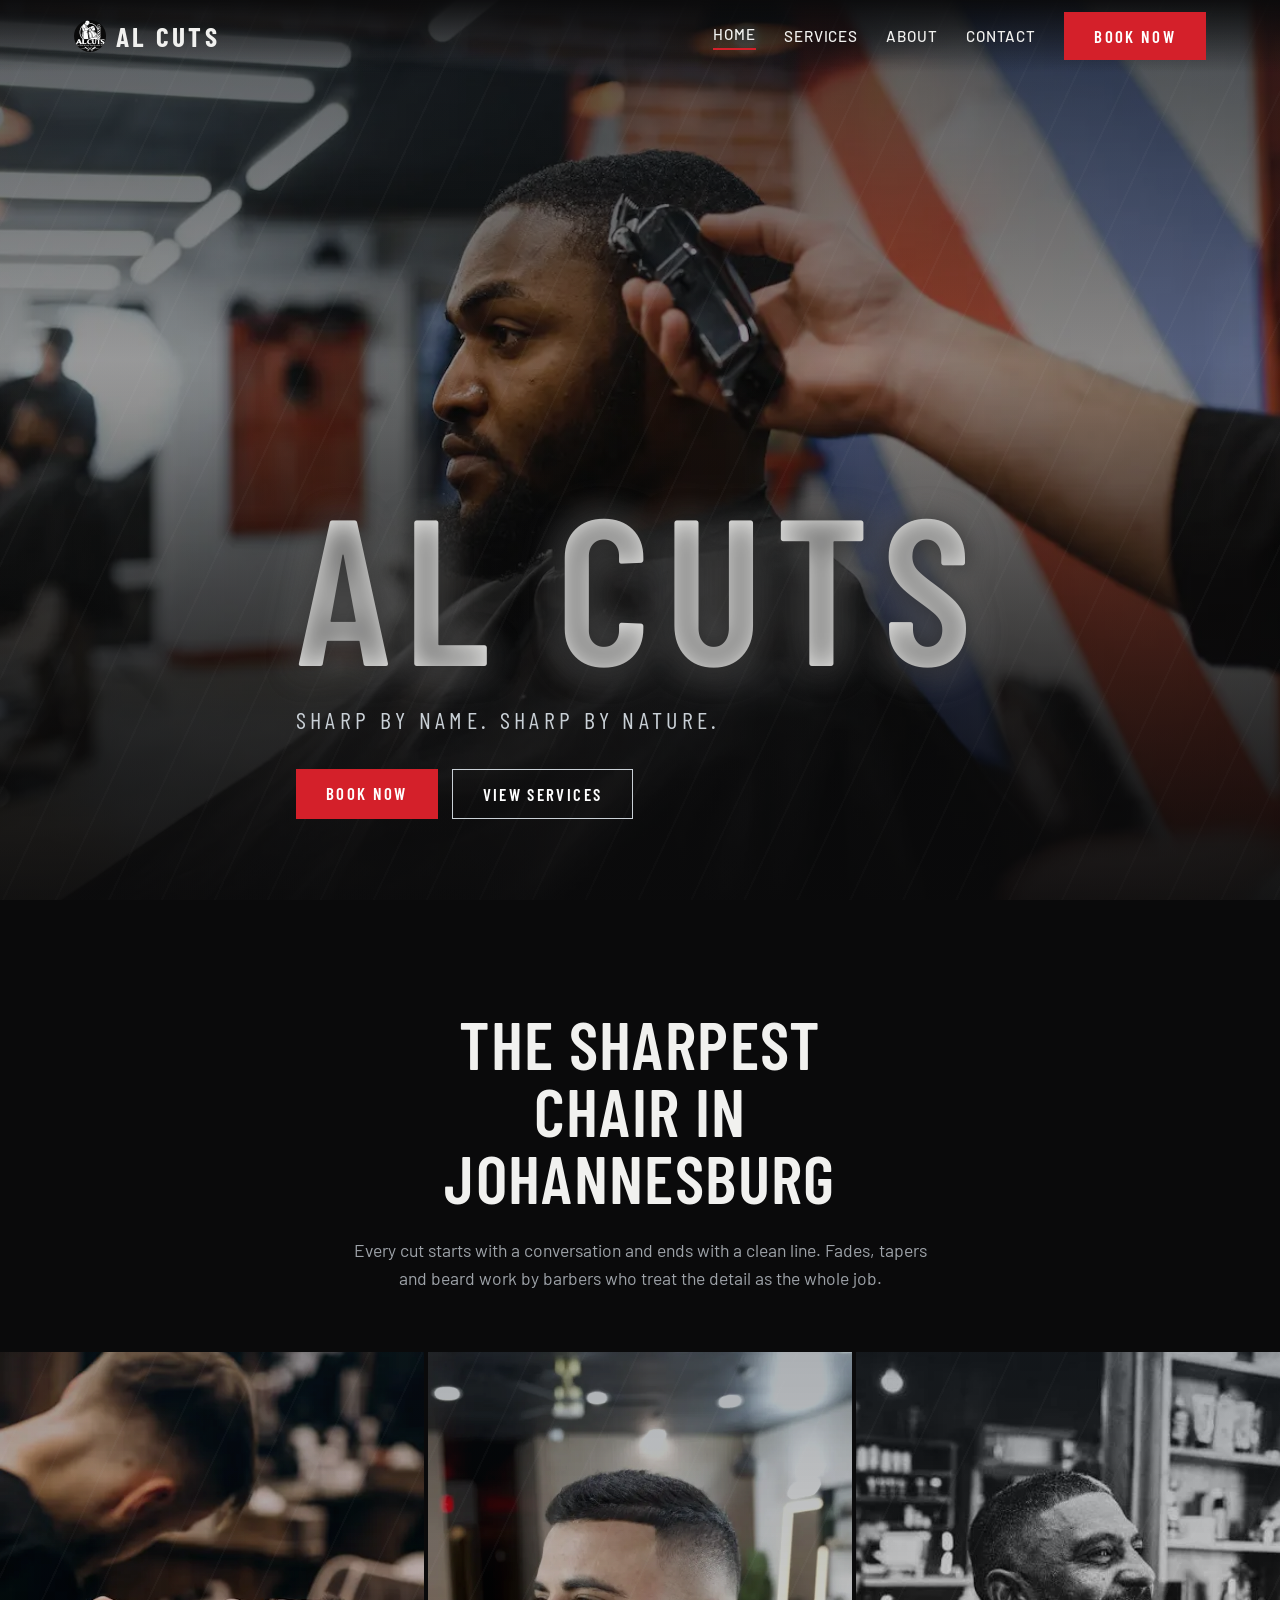
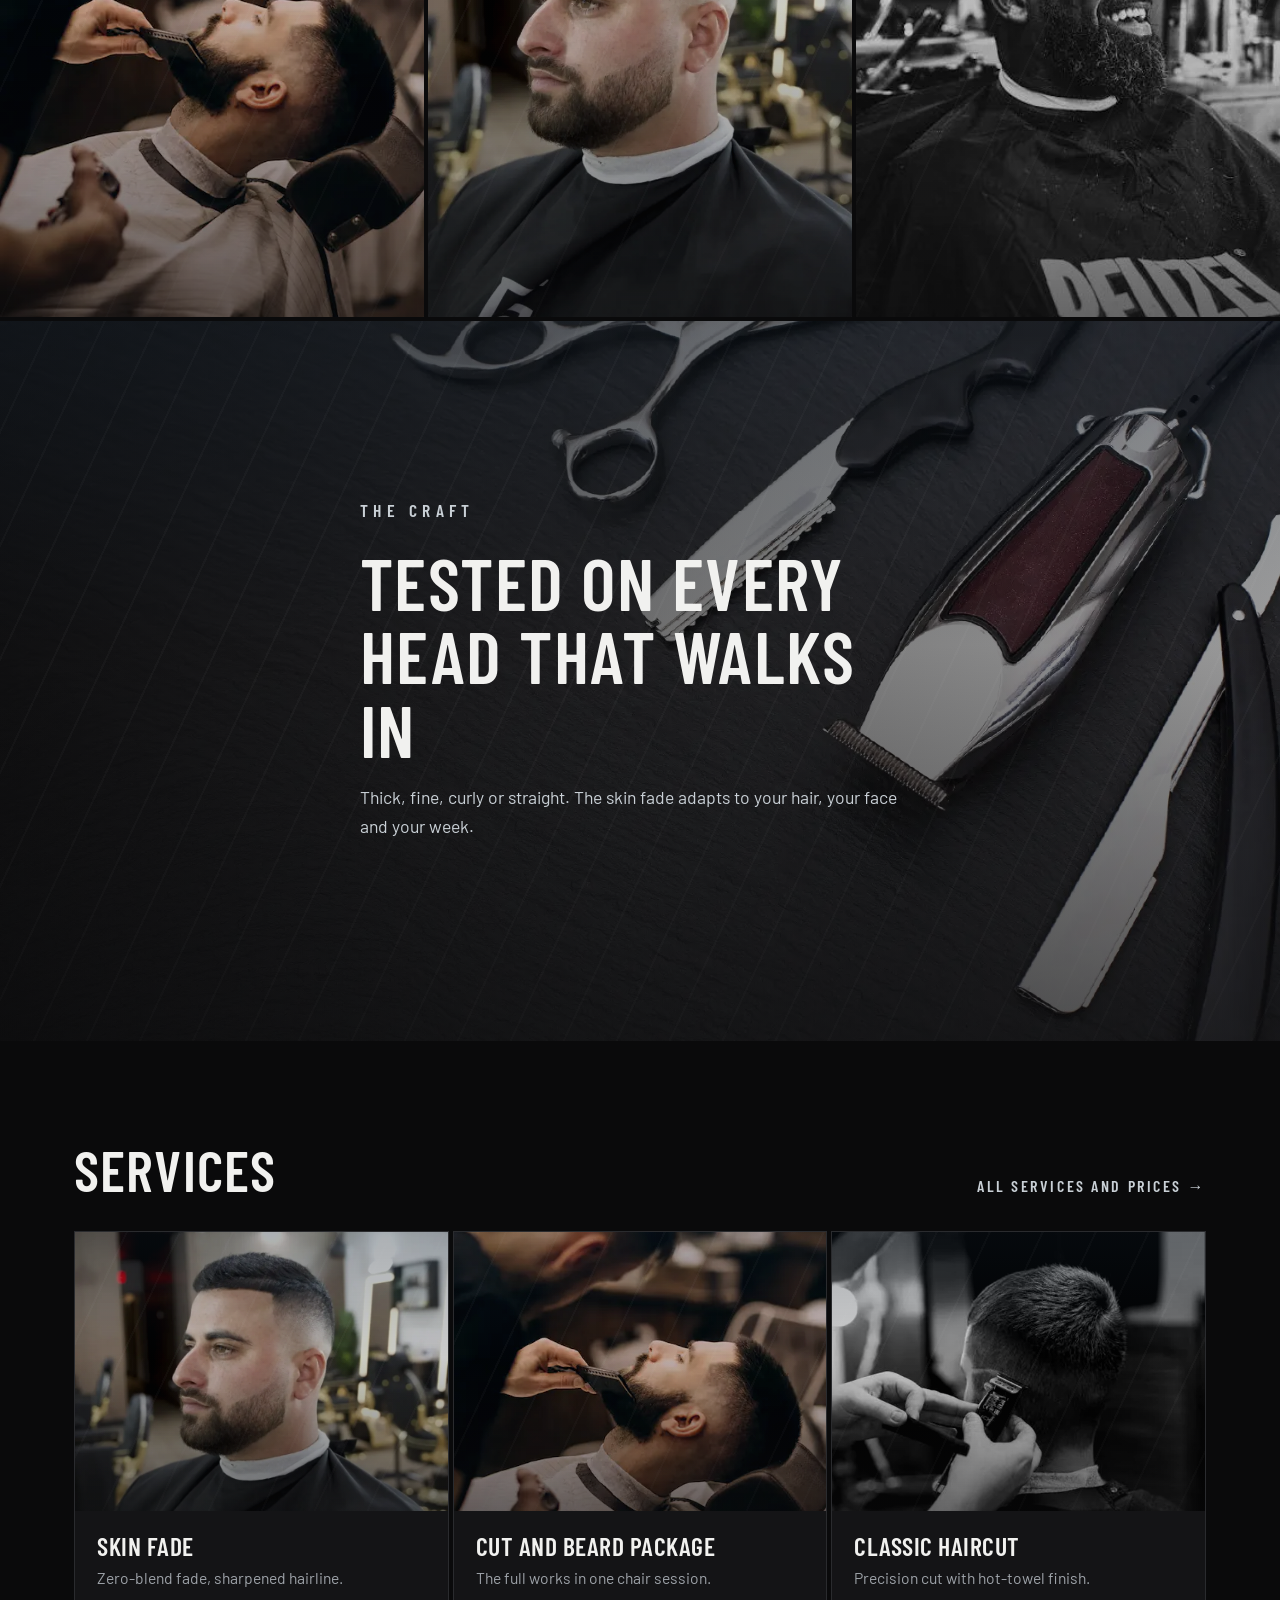
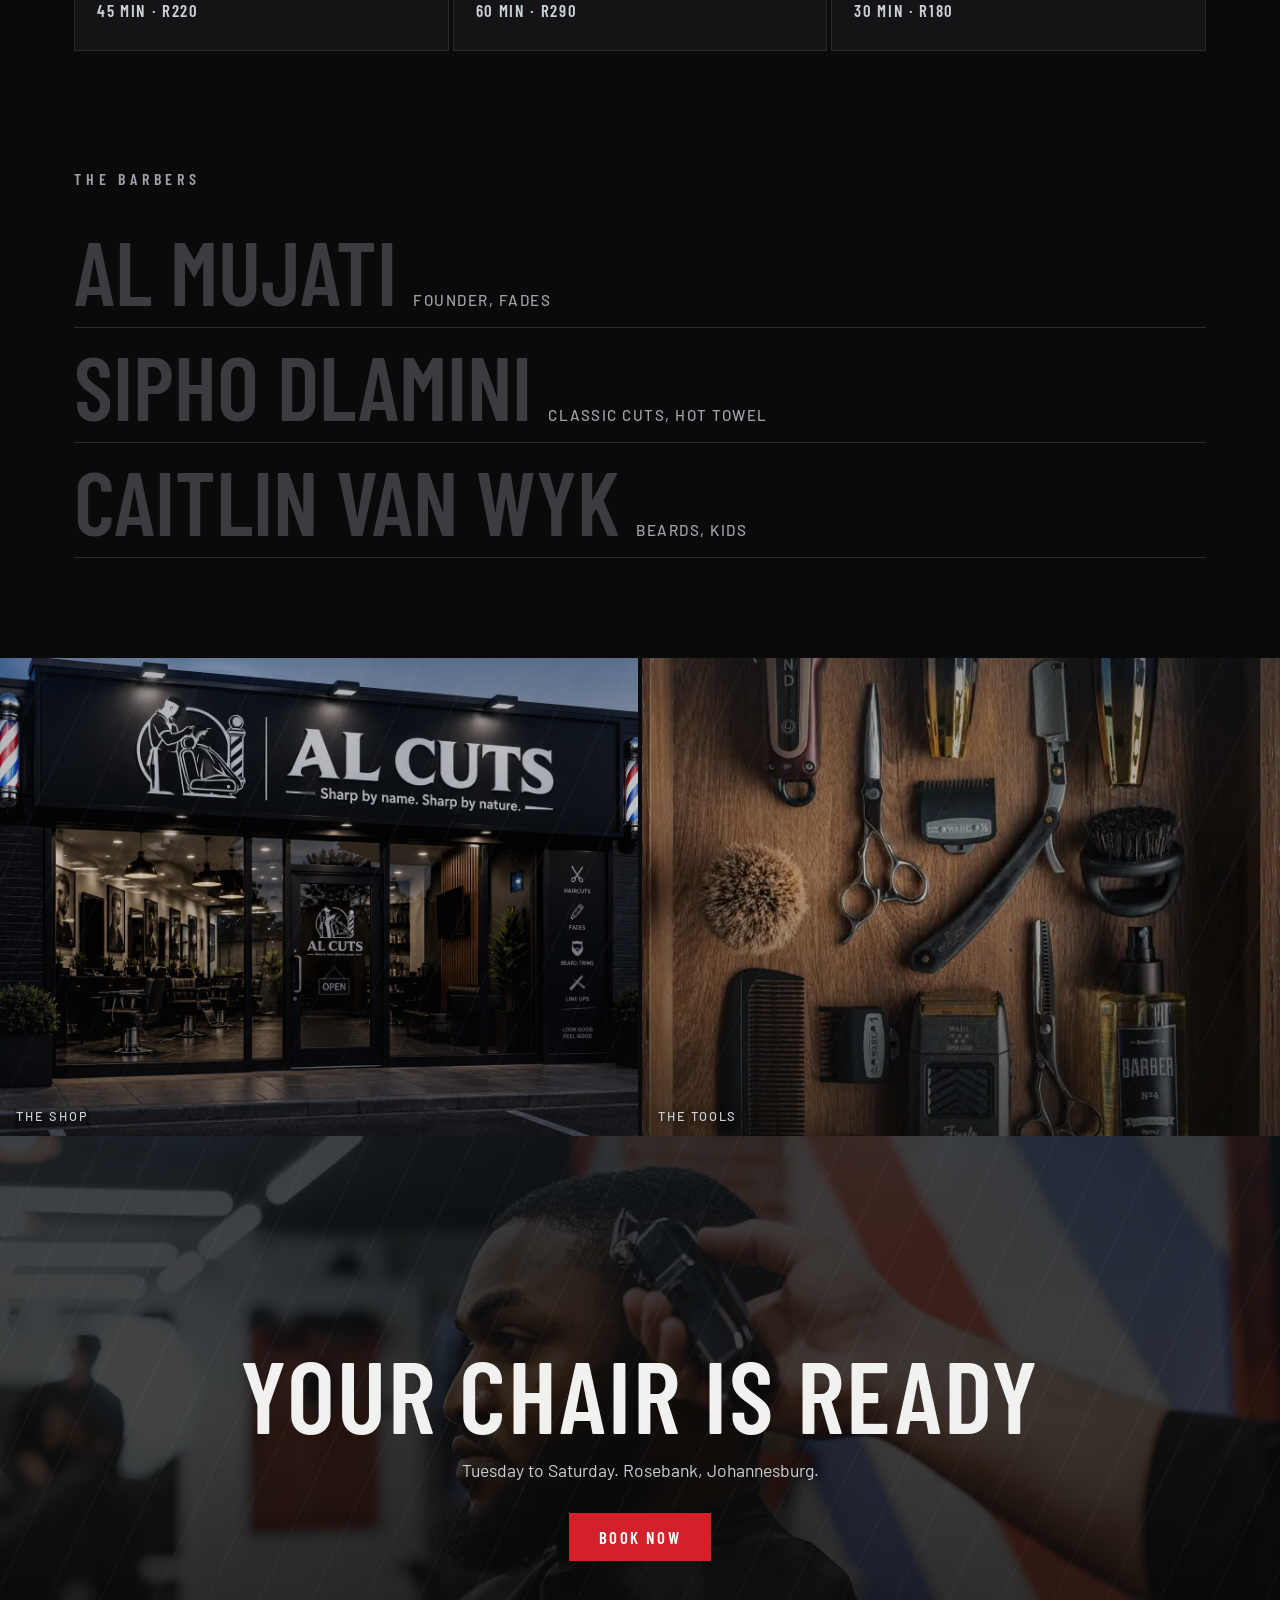
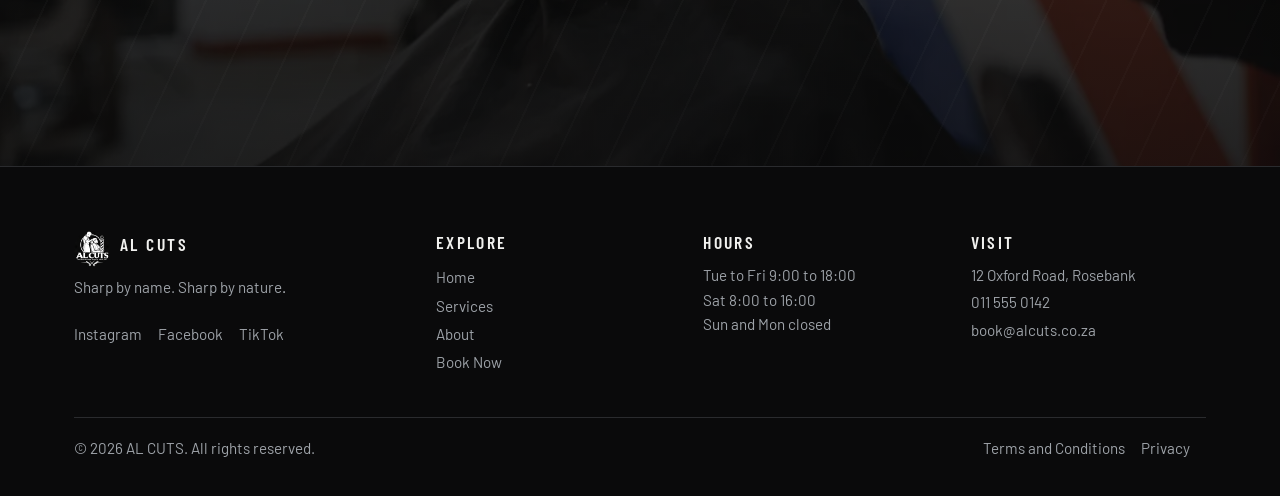
<file: index.html>
<!DOCTYPE html>
<html lang="en">
<head>
<meta charset="utf-8">
<meta name="viewport" content="width=device-width, initial-scale=1, viewport-fit=cover">
<title>AL CUTS | Sharp by name. Sharp by nature.</title>
<meta name="description" content="AL CUTS — the sharpest chair in Johannesburg. Fades, classic cuts, beard work and hot towel shaves in Rosebank since 2014.">
<meta property="og:title" content="AL CUTS | Sharp by name. Sharp by nature.">
<meta property="og:description" content="Fades, classic cuts, beard work and hot towel shaves in Rosebank, Johannesburg since 2014.">
<meta property="og:type" content="website">
<meta property="og:url" content="https://al-projects-stack.github.io/al-cuts/">
<meta property="og:image" content="https://al-projects-stack.github.io/al-cuts/assets/img/hero.webp">
<link rel="icon" type="image/png" href="assets/img/favicon-64.png">
<link rel="apple-touch-icon" href="assets/img/apple-touch-icon.png">
<link rel="preconnect" href="https://fonts.googleapis.com">
<link rel="preconnect" href="https://fonts.gstatic.com" crossorigin>
<link href="https://fonts.googleapis.com/css2?family=Barlow+Condensed:wght@500;600;700&family=Barlow:wght@400;500&display=swap" rel="stylesheet">
<link rel="stylesheet" href="assets/css/site.css?v=12">
</head>
<body>
<a class="skip" href="#main">Skip to content</a>
<header>
  <div class="wrap bar">
    <a class="logo" href="./" aria-label="AL CUTS home"><img class="logo-img" src="assets/img/logo-256.png" alt="AL CUTS logo — barber cutting a client's hair" width="40" height="40"><span class="shine" data-text="AL CUTS">AL CUTS</span></a>
    <button id="menu" aria-expanded="false" aria-controls="nav">Menu</button>
    <nav id="nav" aria-label="Primary">
      <a href="./" aria-current="page">Home</a><a href="services/">Services</a><a href="about/">About</a><a href="book/">Contact</a>
      <a class="btn" href="book/">Book Now</a>
    </nav>
    <a class="btn book-mini" href="book/">Book Now</a>
  </div>
</header>

<main id="main">
  <section class="hero home">
    <div class="ph" role="img" aria-label="Barber at work inside AL CUTS, Rosebank">
      <img src="assets/img/hero.webp" alt="Barber giving a fade inside AL CUTS barbershop" fetchpriority="high" decoding="async">
      <div class="shade" aria-hidden="true"></div>
    </div>
    <div class="wrap in">
      <h1 class="shine" data-text="AL CUTS">AL CUTS</h1>
      <p class="sub shine" data-text="Sharp by name. Sharp by nature.">Sharp by name. Sharp by nature.</p>
      <div class="cta"><a class="btn" href="book/">Book Now</a><a class="btn line" href="services/">View services</a></div>
    </div>
  </section>

  <section class="intro"><div class="wrap">
    <h2>The sharpest chair in Johannesburg</h2>
    <p>Every cut starts with a conversation and ends with a clean line. Fades, tapers and beard work by barbers who treat the detail as the whole job.</p>
  </div></section>

  <div class="trio">
    <div class="ph review-card" tabindex="0">
      <img src="assets/img/cut-front.webp" alt="Skin fade haircut" loading="lazy" decoding="async">
      <div class="review"><span class="stars" aria-label="Rated 5 out of 5">★★★★★</span><p>“Cleanest fade I have had in Joburg. Al lines it up perfect, every single time.”</p><cite>— Thabo M.</cite></div>
    </div>
    <div class="ph review-card" tabindex="0">
      <img src="assets/img/cut-back.webp" alt="Skin fade haircut from behind" loading="lazy" decoding="async">
      <div class="review"><span class="stars" aria-label="Rated 5 out of 5">★★★★★</span><p>“Had a date on Saturday night. Walked out feeling 100 percent more confident.”</p><cite>— Daniel K.</cite></div>
    </div>
    <div class="ph review-card" tabindex="0">
      <img src="assets/img/cut-side.webp" alt="Skin fade haircut from the side" loading="lazy" decoding="async">
      <div class="review"><span class="stars" aria-label="Rated 5 out of 5">★★★★★</span><p>“Hot towel shave is unreal. Walked in rough, walked out a new man.”</p><cite>— Jabu N.</cite></div>
    </div>
  </div>

  <section class="band">
    <div class="ph" role="img" aria-label="Barber finishing a cut at AL CUTS"><img src="assets/img/craft.webp" alt="Scissors, straight razor and clipper on dark slate" loading="lazy" decoding="async"><div class="shade" aria-hidden="true"></div></div>
    <div class="wrap in">
      <p class="kicker">The craft</p>
      <h2>Tested on every head that walks in</h2>
      <p>Thick, fine, curly or straight. The skin fade adapts to your hair, your face and your week.</p>
    </div>
  </section>

  <section class="preview"><div class="wrap">
    <div class="head"><h2>Services</h2><a class="more" href="services/">All services and prices →</a></div>
    <div class="cards">
      <a class="card" href="services/"><div class="ph"><img src="assets/img/cut-back.webp" alt="Skin fade by AL CUTS" loading="lazy" decoding="async"></div><div class="tx"><h3>Skin fade</h3><p>Zero-blend fade, sharpened hairline.</p><span class="meta">45 min · R220</span></div></a>
      <a class="card" href="services/"><div class="ph"><img src="assets/img/cut-front.webp" alt="Sharp cut and beard finish" loading="lazy" decoding="async"></div><div class="tx"><h3>Cut and beard package</h3><p>The full works in one chair session.</p><span class="meta">60 min · R290</span></div></a>
      <a class="card" href="services/"><div class="ph"><img src="assets/img/cut-classic.webp" alt="Classic taper being finished at the nape" loading="lazy" decoding="async"></div><div class="tx"><h3>Classic haircut</h3><p>Precision cut with hot-towel finish.</p><span class="meta">30 min · R180</span></div></a>
    </div>
  </div></section>

  <section class="team"><div class="wrap">
    <h3 class="k">The barbers</h3>
    <div class="names">
      <a href="about/#al">Al Mujati<small>Founder, fades</small></a>
      <a href="about/#sipho">Sipho Dlamini<small>Classic cuts, hot towel</small></a>
      <a href="about/#caitlin">Caitlin Van Wyk<small>Beards, kids</small></a>
    </div>
  </div></section>

  <div class="duo">
    <div class="ph" role="img" aria-label="Inside the AL CUTS shop"><img src="assets/img/shop-real.webp" alt="The AL CUTS shop front in Rosebank" loading="lazy" decoding="async"><span class="cap">The shop</span></div>
    <div class="ph" role="img" aria-label="Barber tools at AL CUTS"><img src="assets/img/tools.webp" alt="Clippers, scissors, razors and brushes laid out in a tray" loading="lazy" decoding="async"><span class="cap">The tools</span></div>
  </div>

  <section class="book-band">
    <div class="ph" role="img" aria-label="Barber chair in low light"><img src="assets/img/shop.webp" alt="Barber chair at AL CUTS in low light" loading="lazy" decoding="async"><div class="shade" aria-hidden="true"></div></div>
    <div class="wrap in">
      <h2>Your chair is ready</h2>
      <p>Tuesday to Saturday. Rosebank, Johannesburg.</p>
      <a class="btn" href="book/">Book Now</a>
    </div>
  </section>
</main>

<footer><div class="wrap">
  <div class="fgrid">
    <div><div class="foot-brand"><img class="logo-img" src="assets/img/logo-256.png" alt="" width="36" height="36" aria-hidden="true"><h4 class="shine" data-text="AL CUTS">AL CUTS</h4></div><span class="tagline shine" data-text="Sharp by name. Sharp by nature.">Sharp by name. Sharp by nature.</span>
      <p class="social"><a href="https://www.instagram.com/" target="_blank" rel="noopener" aria-label="AL CUTS on Instagram">Instagram</a><a href="https://www.facebook.com/" target="_blank" rel="noopener" aria-label="AL CUTS on Facebook">Facebook</a><a href="https://www.tiktok.com/" target="_blank" rel="noopener" aria-label="AL CUTS on TikTok">TikTok</a></p>
    </div>
    <div><h4>Explore</h4><a href="./">Home</a><a href="services/">Services</a><a href="about/">About</a><a href="book/">Book Now</a></div>
    <div><h4>Hours</h4>Tue to Fri 9:00 to 18:00<br>Sat 8:00 to 16:00<br>Sun and Mon closed</div>
    <div><h4>Visit</h4>12 Oxford Road, Rosebank<br><a href="tel:+27115550142">011 555 0142</a><a href="mailto:book@alcuts.co.za">book@alcuts.co.za</a></div>
  </div>
  <div class="copy"><span>&copy; 2026 AL CUTS. All rights reserved.</span><span><a href="terms/">Terms and Conditions</a><a href="privacy/">Privacy</a></span></div>
</div></footer>

<div id="modal" role="dialog" aria-modal="true" aria-labelledby="mt">
  <div class="dialog">
    <button class="x" id="close" aria-label="Close offer">&times;</button>
    <h2 id="mt">First cut? R30 off.</h2>
    <p>Book your first visit online and the discount is applied at the chair.</p>
    <a class="btn" id="claim" href="book/?offer=first30">Claim the offer</a>
  </div>
</div>

<script src="assets/js/site.js?v=6" defer></script>
</body>
</html>
</file>
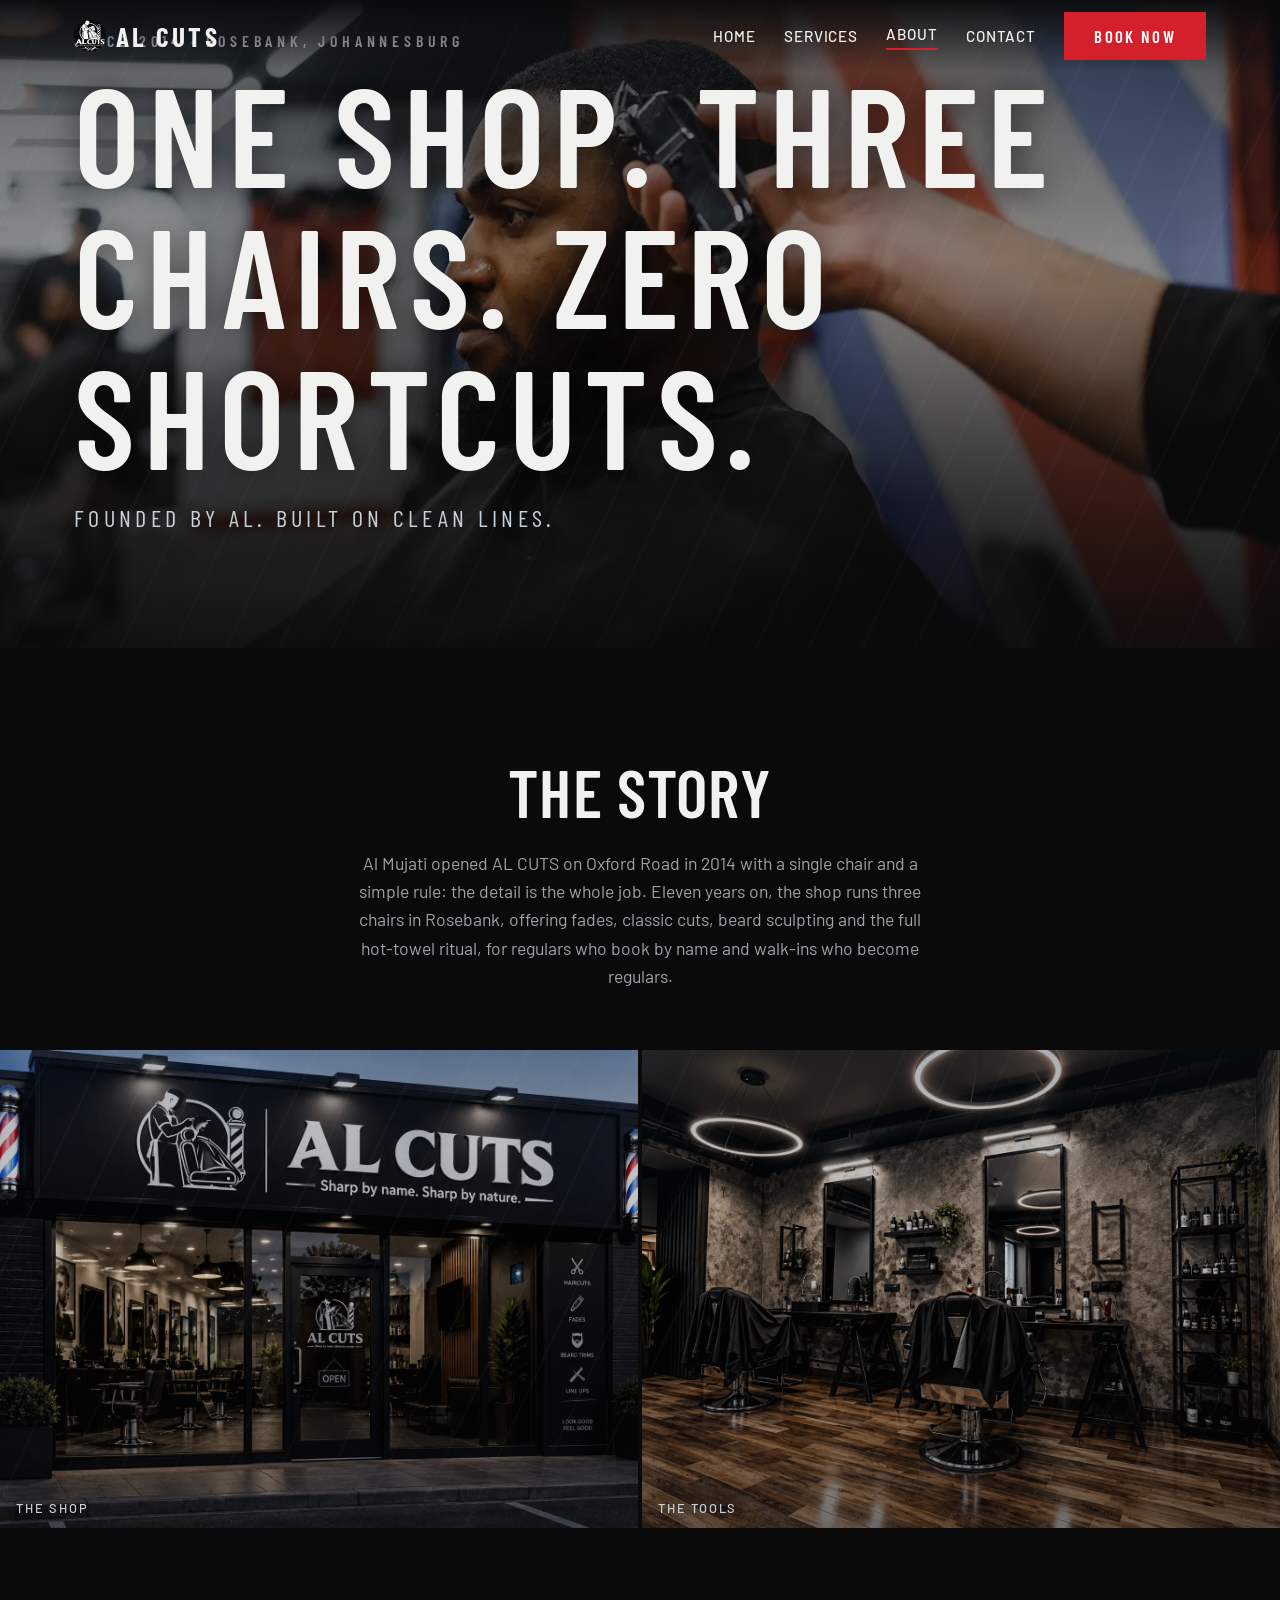
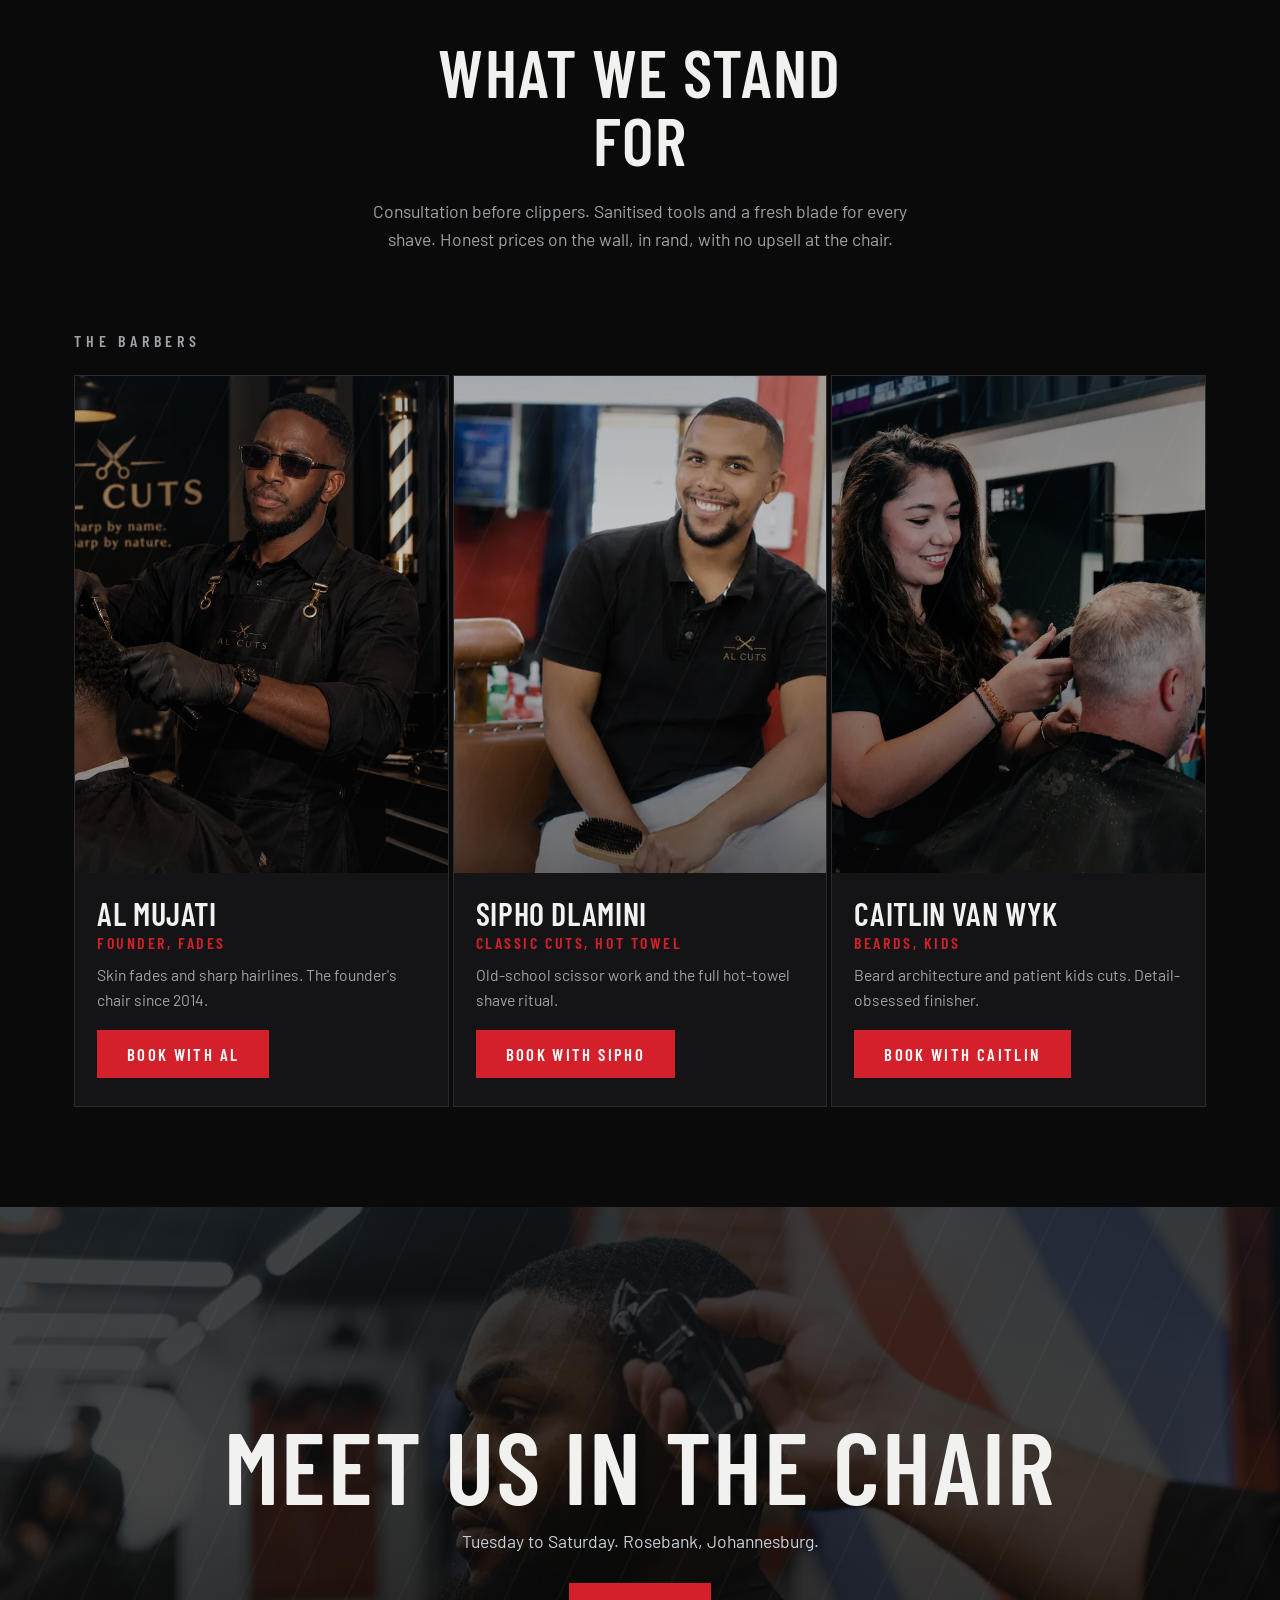
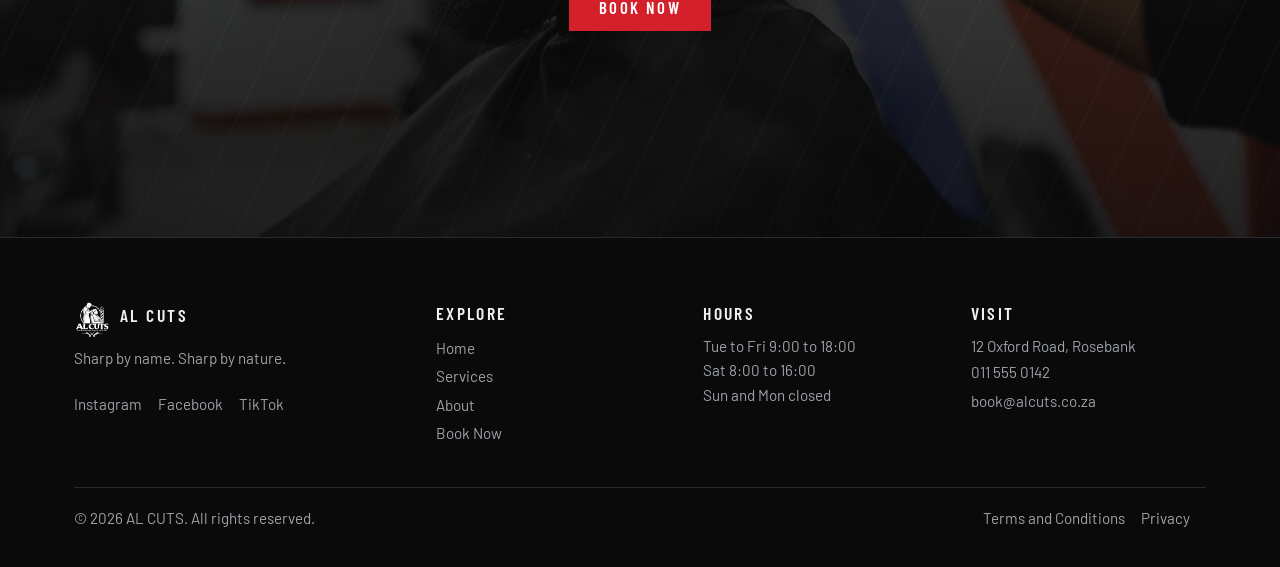
<file: about/index.html>
<!DOCTYPE html>
<html lang="en">
<head>
<meta charset="utf-8">
<meta name="viewport" content="width=device-width, initial-scale=1, viewport-fit=cover">
<title>About the shop | AL CUTS</title>
<meta name="description" content="AL CUTS Rosebank since 2014. Founded by Al Mujati. Meet the barbers: fades, classic cuts, hot towel shaves, beards and kids cuts.">
<meta property="og:title" content="About the shop | AL CUTS">
<meta property="og:description" content="One shop. Three chairs. Zero shortcuts. Since 2014 in Rosebank.">
<meta property="og:type" content="website">
<meta property="og:url" content="https://al-projects-stack.github.io/al-cuts/about/">
<meta property="og:image" content="https://al-projects-stack.github.io/al-cuts/assets/img/shop.webp">
<link rel="icon" type="image/png" href="../assets/img/favicon-64.png">
<link rel="apple-touch-icon" href="../assets/img/apple-touch-icon.png">
<link rel="preconnect" href="https://fonts.googleapis.com">
<link rel="preconnect" href="https://fonts.gstatic.com" crossorigin>
<link href="https://fonts.googleapis.com/css2?family=Barlow+Condensed:wght@500;600;700&family=Barlow:wght@400;500&display=swap" rel="stylesheet">
<link rel="stylesheet" href="../assets/css/site.css?v=12">
</head>
<body>
<a class="skip" href="#main">Skip to content</a>
<header>
  <div class="wrap bar">
    <a class="logo" href="../" aria-label="AL CUTS home"><img class="logo-img" src="../assets/img/logo-256.png" alt="AL CUTS logo — barber cutting a client's hair" width="40" height="40"><span class="shine" data-text="AL CUTS">AL CUTS</span></a>
    <button id="menu" aria-expanded="false" aria-controls="nav">Menu</button>
    <nav id="nav" aria-label="Primary">
      <a href="../">Home</a><a href="../services/">Services</a><a href="./" aria-current="page">About</a><a href="../book/">Contact</a>
      <a class="btn" href="../book/">Book Now</a>
    </nav>
    <a class="btn book-mini" href="../book/">Book Now</a>
  </div>
</header>

<main id="main">
  <section class="hero short">
    <div class="ph" role="img" aria-label="Inside the AL CUTS barbershop">
      <img src="../assets/img/shop.webp" alt="Inside the AL CUTS barbershop in Rosebank" fetchpriority="high" decoding="async">
      <div class="shade" aria-hidden="true"></div>
    </div>
    <div class="wrap in">
      <p class="kicker">Since 2014 · Rosebank, Johannesburg</p>
      <h1>One shop. Three chairs. Zero shortcuts.</h1>
      <p class="sub">Founded by Al. Built on clean lines.</p>
    </div>
  </section>

  <section class="intro"><div class="wrap">
    <h2>The story</h2>
    <p>Al Mujati opened AL CUTS on Oxford Road in 2014 with a single chair and a simple rule: the detail is the whole job. Eleven years on, the shop runs three chairs in Rosebank, offering fades, classic cuts, beard sculpting and the full hot-towel ritual, for regulars who book by name and walk-ins who become regulars.</p>
  </div></section>

  <div class="duo">
    <div class="ph"><img src="../assets/img/shop-real.webp" alt="The AL CUTS shop front in Rosebank" loading="lazy" decoding="async"><span class="cap">The shop</span></div>
    <div class="ph"><img src="../assets/img/services.webp" alt="Barber tools lined up at AL CUTS" loading="lazy" decoding="async"><span class="cap">The tools</span></div>
  </div>

  <section class="intro"><div class="wrap">
    <h2>What we stand for</h2>
    <p>Consultation before clippers. Sanitised tools and a fresh blade for every shave. Honest prices on the wall, in rand, with no upsell at the chair.</p>
  </div></section>

  <section class="team" style="padding-top:20px"><div class="wrap">
    <h3 class="k">The barbers</h3>
    <div class="profiles">
      <div class="profile" id="al">
        <div class="ph"><img src="../assets/img/barber-al.webp" alt="Al Mujati cutting hair in the shop" loading="lazy" decoding="async"></div>
        <div class="tx"><h3>Al Mujati</h3><p class="role">Founder, fades</p><p>Skin fades and sharp hairlines. The founder's chair since 2014.</p><a class="btn" href="../book/?barber=al">Book with Al</a></div>
      </div>
      <div class="profile" id="sipho">
        <div class="ph"><img src="../assets/img/barber-sipho.webp" alt="Sipho Dlamini smiling in the AL CUTS shop" loading="lazy" decoding="async" style="object-position:75% 30%"></div>
        <div class="tx"><h3>Sipho Dlamini</h3><p class="role">Classic cuts, hot towel</p><p>Old-school scissor work and the full hot-towel shave ritual.</p><a class="btn" href="../book/?barber=sipho">Book with Sipho</a></div>
      </div>
      <div class="profile" id="caitlin">
        <div class="ph"><img src="../assets/img/barber-caitlin.webp" alt="Caitlin Van Wyk cutting a client's hair" loading="lazy" decoding="async"></div>
        <div class="tx"><h3>Caitlin Van Wyk</h3><p class="role">Beards, kids</p><p>Beard architecture and patient kids cuts. Detail-obsessed finisher.</p><a class="btn" href="../book/?barber=caitlin">Book with Caitlin</a></div>
      </div>
    </div>
  </div></section>

  <section class="book-band">
    <div class="ph" role="img" aria-label="Barber chair waiting at AL CUTS"><img src="../assets/img/hero.webp" alt="Barber chair waiting at AL CUTS" loading="lazy" decoding="async"><div class="shade" aria-hidden="true"></div></div>
    <div class="wrap in">
      <h2>Meet us in the chair</h2>
      <p>Tuesday to Saturday. Rosebank, Johannesburg.</p>
      <a class="btn" href="../book/">Book Now</a>
    </div>
  </section>
</main>

<footer><div class="wrap">
  <div class="fgrid">
    <div><div class="foot-brand"><img class="logo-img" src="../assets/img/logo-256.png" alt="" width="36" height="36" aria-hidden="true"><h4 class="shine" data-text="AL CUTS">AL CUTS</h4></div><span class="tagline shine" data-text="Sharp by name. Sharp by nature.">Sharp by name. Sharp by nature.</span>
      <p class="social"><a href="https://www.instagram.com/" target="_blank" rel="noopener" aria-label="AL CUTS on Instagram">Instagram</a><a href="https://www.facebook.com/" target="_blank" rel="noopener" aria-label="AL CUTS on Facebook">Facebook</a><a href="https://www.tiktok.com/" target="_blank" rel="noopener" aria-label="AL CUTS on TikTok">TikTok</a></p>
    </div>
    <div><h4>Explore</h4><a href="../">Home</a><a href="../services/">Services</a><a href="./">About</a><a href="../book/">Book Now</a></div>
    <div><h4>Hours</h4>Tue to Fri 9:00 to 18:00<br>Sat 8:00 to 16:00<br>Sun and Mon closed</div>
    <div><h4>Visit</h4>12 Oxford Road, Rosebank<br><a href="tel:+27115550142">011 555 0142</a><a href="mailto:book@alcuts.co.za">book@alcuts.co.za</a></div>
  </div>
  <div class="copy"><span>&copy; 2026 AL CUTS. All rights reserved.</span><span><a href="../terms/">Terms and Conditions</a><a href="../privacy/">Privacy</a></span></div>
</div></footer>

<div id="modal" role="dialog" aria-modal="true" aria-labelledby="mt">
  <div class="dialog">
    <button class="x" id="close" aria-label="Close offer">&times;</button>
    <h2 id="mt">First cut? R30 off.</h2>
    <p>Book your first visit online and the discount is applied at the chair.</p>
    <a class="btn" id="claim" href="../book/?offer=first30">Claim the offer</a>
  </div>
</div>

<script src="../assets/js/site.js?v=6" defer></script>
</body>
</html>
</file>
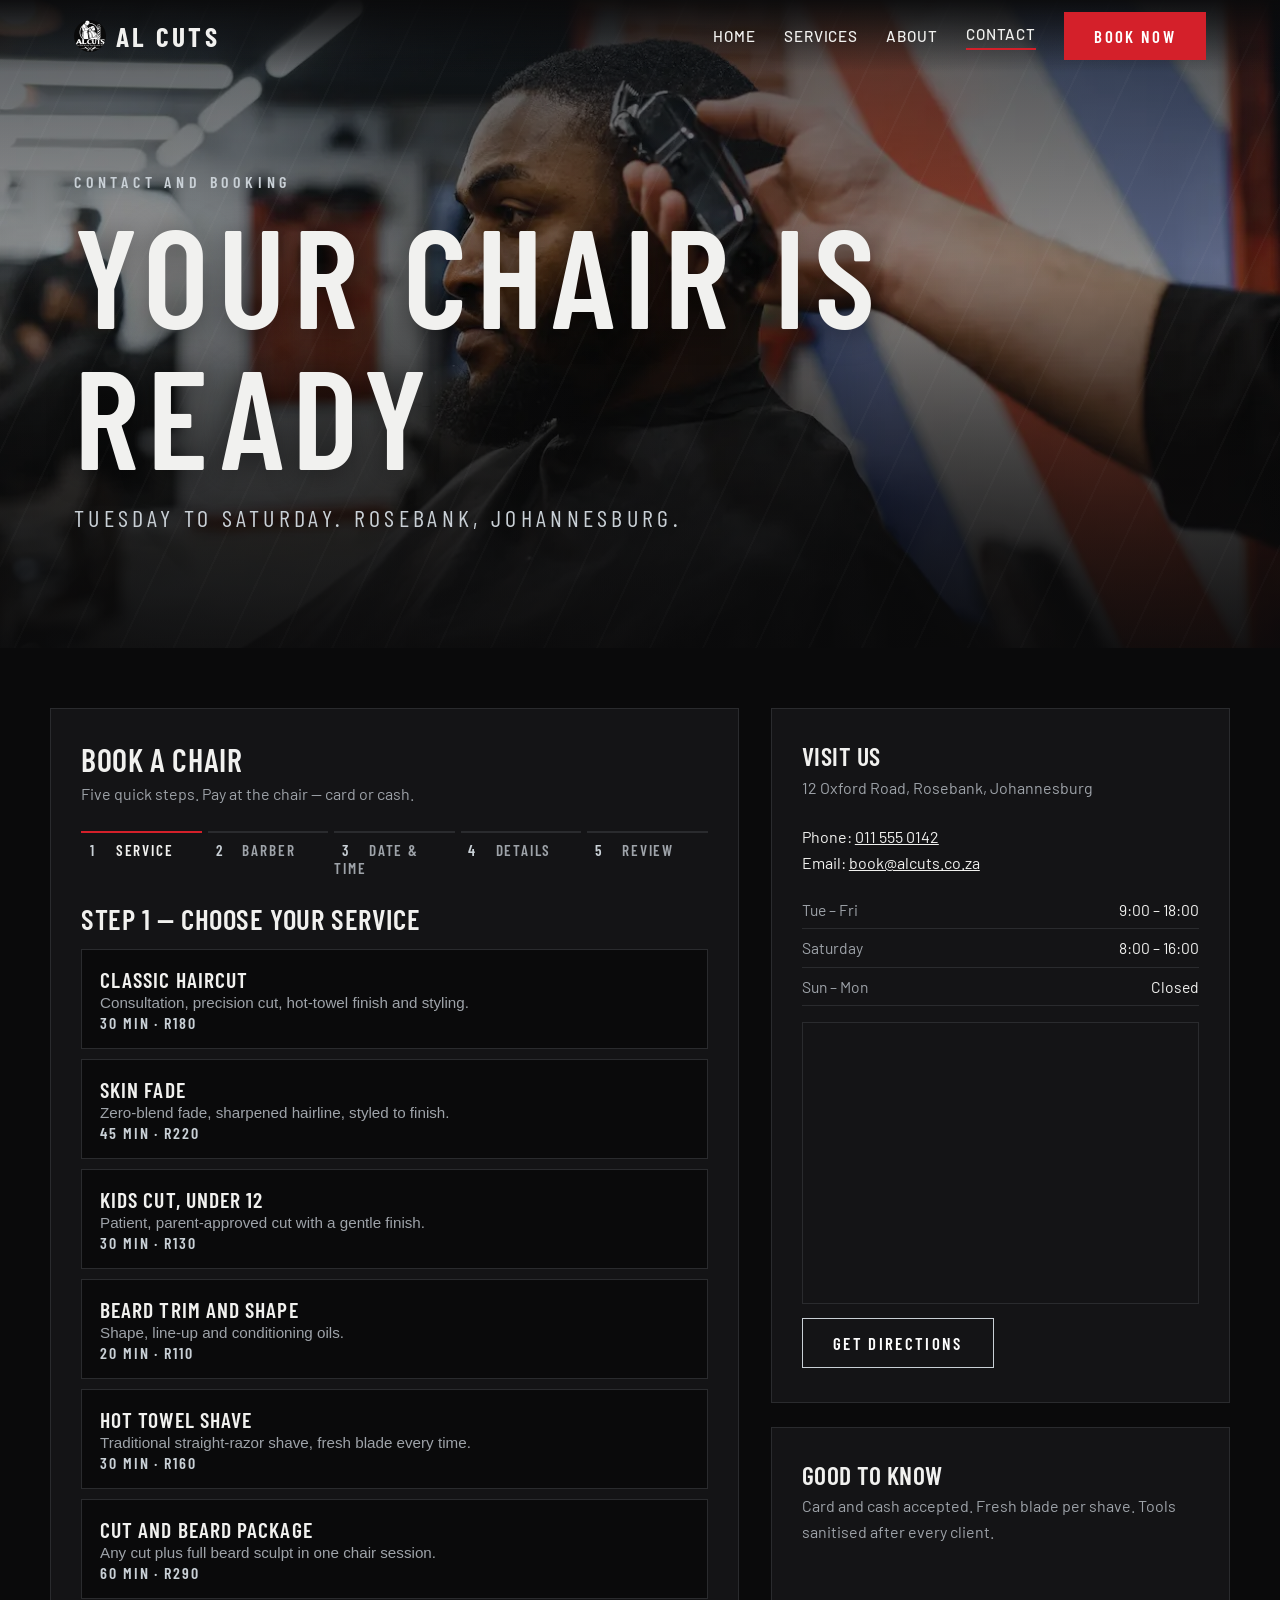
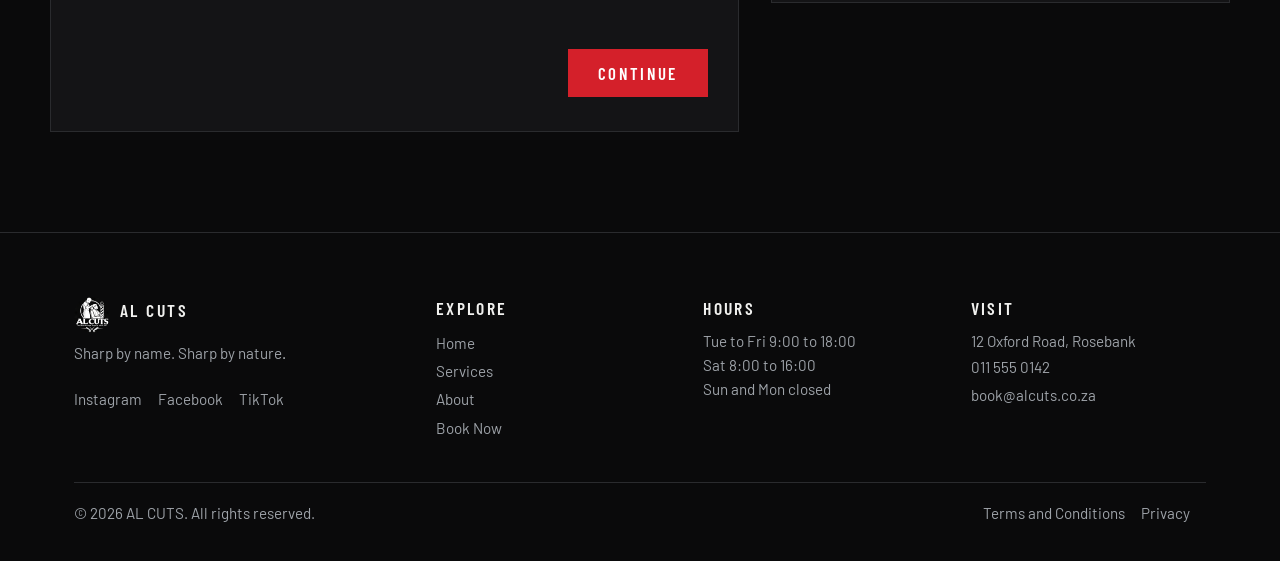
<file: book/index.html>
<!DOCTYPE html>
<html lang="en">
<head>
<meta charset="utf-8">
<meta name="viewport" content="width=device-width, initial-scale=1, viewport-fit=cover">
<title>Book and contact | AL CUTS</title>
<meta name="description" content="Book your chair at AL CUTS, 12 Oxford Road Rosebank Johannesburg. Open Tue–Sat. Call 011 555 0142.">
<meta property="og:title" content="Book and contact | AL CUTS">
<meta property="og:description" content="Pick a service, barber and time. Pay at the chair — card or cash.">
<meta property="og:type" content="website">
<meta property="og:url" content="https://al-projects-stack.github.io/al-cuts/book/">
<meta property="og:image" content="https://al-projects-stack.github.io/al-cuts/assets/img/hero.webp">
<link rel="icon" type="image/png" href="../assets/img/favicon-64.png">
<link rel="apple-touch-icon" href="../assets/img/apple-touch-icon.png">
<link rel="preconnect" href="https://fonts.googleapis.com">
<link rel="preconnect" href="https://fonts.gstatic.com" crossorigin>
<link href="https://fonts.googleapis.com/css2?family=Barlow+Condensed:wght@500;600;700&family=Barlow:wght@400;500&display=swap" rel="stylesheet">
<link rel="stylesheet" href="../assets/css/site.css?v=12">
</head>
<body>
<a class="skip" href="#main">Skip to content</a>
<header>
  <div class="wrap bar">
    <a class="logo" href="../" aria-label="AL CUTS home"><img class="logo-img" src="../assets/img/logo-256.png" alt="AL CUTS logo — barber cutting a client's hair" width="40" height="40"><span class="shine" data-text="AL CUTS">AL CUTS</span></a>
    <button id="menu" aria-expanded="false" aria-controls="nav">Menu</button>
    <nav id="nav" aria-label="Primary">
      <a href="../">Home</a><a href="../services/">Services</a><a href="../about/">About</a><a href="./" aria-current="page">Contact</a>
      <a class="btn" href="./">Book Now</a>
    </nav>
    <a class="btn book-mini" href="./">Book Now</a>
  </div>
</header>

<main id="main">
  <section class="hero short">
    <div class="ph" role="img" aria-label="AL CUTS booking desk">
      <img src="../assets/img/hero.webp" alt="Barber at work — book your chair at AL CUTS" fetchpriority="high" decoding="async">
      <div class="shade" aria-hidden="true"></div>
    </div>
    <div class="wrap in">
      <p class="kicker">Contact and booking</p>
      <h1>Your chair is ready</h1>
      <p class="sub">Tuesday to Saturday. Rosebank, Johannesburg.</p>
    </div>
  </section>

  <div class="wrap bookgrid">
    <section class="panel" aria-labelledby="bh">
      <div id="flow">
        <h2 id="bh">Book a chair</h2>
        <p class="sub">Five quick steps. Pay at the chair — card or cash.</p>
        <div class="offer-note" id="offer-note" hidden>First-visit offer applied: <strong>R30 off</strong>. Shown in your review below.</div>

        <ol class="stepper" id="stepper" aria-label="Booking progress">
          <li data-s="1"><span aria-hidden="true">1</span> Service</li>
          <li data-s="2"><span aria-hidden="true">2</span> Barber</li>
          <li data-s="3"><span aria-hidden="true">3</span> Date &amp; time</li>
          <li data-s="4"><span aria-hidden="true">4</span> Details</li>
          <li data-s="5"><span aria-hidden="true">5</span> Review</li>
        </ol>

        <div class="step" id="step-1" role="group" aria-labelledby="h-1">
          <h3 id="h-1" tabindex="-1">Step 1 — Choose your service</h3>
          <div class="opts" id="svc-opts"></div>
          <p class="err" id="e-1" role="alert"></p>
          <div class="stepnav"><span></span><button class="btn" type="button" data-next="2">Continue</button></div>
        </div>

        <div class="step" id="step-2" role="group" aria-labelledby="h-2" hidden>
          <h3 id="h-2" tabindex="-1">Step 2 — Choose your barber</h3>
          <div class="opts" id="bar-opts"></div>
          <p class="err" id="e-2" role="alert"></p>
          <div class="stepnav"><button class="btn line" type="button" data-back="1">Back</button><button class="btn" type="button" data-next="3">Continue</button></div>
        </div>

        <div class="step" id="step-3" role="group" aria-labelledby="h-3" hidden>
          <h3 id="h-3" tabindex="-1">Step 3 — Pick a date and time</h3>
          <p class="hint">Open Tue–Fri 9:00–18:00, Sat 8:00–16:00. Closed Sun &amp; Mon. Times are Johannesburg time (SAST).</p>
          <div id="cal"></div>
          <h4 class="slottitle">Available times</h4>
          <div class="slots" id="slots"><p class="hint">Select a date above to see times.</p></div>
          <p class="err" id="e-3" role="alert"></p>
          <div class="stepnav"><button class="btn line" type="button" data-back="2">Back</button><button class="btn" type="button" data-next="4">Continue</button></div>
        </div>

        <div class="step" id="step-4" role="group" aria-labelledby="h-4" hidden>
          <h3 id="h-4" tabindex="-1">Step 4 — Your details</h3>
          <form id="details" novalidate>
            <div class="field">
              <label for="f-name">Full name</label>
              <input id="f-name" name="name" type="text" autocomplete="name" placeholder="e.g. Thabo Mokoena">
              <p class="err" id="e-name" role="alert"></p>
            </div>
            <div class="frow">
              <div class="field">
                <label for="f-email">Email</label>
                <input id="f-email" name="email" type="email" autocomplete="email" placeholder="you@example.co.za">
                <p class="err" id="e-email" role="alert"></p>
              </div>
              <div class="field">
                <label for="f-phone">Phone (SA)</label>
                <input id="f-phone" name="phone" type="tel" autocomplete="tel" placeholder="e.g. 082 555 0142">
                <p class="err" id="e-phone" role="alert"></p>
              </div>
            </div>
            <div class="field">
              <label for="f-notes">Notes (optional)</label>
              <textarea id="f-notes" name="notes" rows="3" placeholder="Reference photo, hair type, anything we should know"></textarea>
            </div>
            <div class="field check">
              <input id="f-terms" type="checkbox">
              <label for="f-terms">I accept the <a href="../terms/">Terms and Conditions</a></label>
              <p class="err" id="e-terms" role="alert"></p>
            </div>
          </form>
          <p class="err" id="e-4" role="alert"></p>
          <div class="stepnav"><button class="btn line" type="button" data-back="3">Back</button><button class="btn" type="button" data-next="5">Review booking</button></div>
        </div>

        <div class="step" id="step-5" role="group" aria-labelledby="h-5" hidden>
          <h3 id="h-5" tabindex="-1">Step 5 — Review and confirm</h3>
          <div class="summary" id="review" aria-live="polite"></div>
          <p class="err" id="e-5" role="alert"></p>
          <div class="stepnav"><button class="btn line" type="button" data-back="4">Back</button><button class="btn" type="button" id="confirm">Confirm booking</button></div>
        </div>
      </div>

      <div id="bookdone" hidden></div>
    </section>

    <aside class="info" aria-label="Business info">
      <section class="panel">
        <h2>Visit us</h2>
        <p class="sub">12 Oxford Road, Rosebank, Johannesburg</p>
        <p>Phone: <a href="tel:+27115550142">011 555 0142</a><br>
        Email: <a href="mailto:book@alcuts.co.za">book@alcuts.co.za</a></p>
        <table class="hours" aria-label="Opening hours">
          <tr><td>Tue – Fri</td><td>9:00 – 18:00</td></tr>
          <tr><td>Saturday</td><td>8:00 – 16:00</td></tr>
          <tr><td>Sun – Mon</td><td>Closed</td></tr>
        </table>
        <div class="map">
          <iframe title="Map showing AL CUTS at 12 Oxford Road, Rosebank, Johannesburg" loading="lazy" src="https://www.openstreetmap.org/export/embed.html?bbox=28.0340%2C-26.1500%2C28.0600%2C-26.1300&amp;layer=mapnik&amp;marker=-26.1400%2C28.0470"></iframe>
        </div>
        <p style="margin:14px 0 0"><a class="btn line" href="https://www.google.com/maps/search/?api=1&amp;query=12+Oxford+Road+Rosebank+Johannesburg" target="_blank" rel="noopener">Get directions</a></p>
      </section>
      <section class="panel">
        <h2>Good to know</h2>
        <p class="sub">Card and cash accepted. Fresh blade per shave. Tools sanitised after every client.</p>
      </section>
    </aside>
  </div>
</main>

<footer><div class="wrap">
  <div class="fgrid">
    <div><div class="foot-brand"><img class="logo-img" src="../assets/img/logo-256.png" alt="" width="36" height="36" aria-hidden="true"><h4 class="shine" data-text="AL CUTS">AL CUTS</h4></div><span class="tagline shine" data-text="Sharp by name. Sharp by nature.">Sharp by name. Sharp by nature.</span>
      <p class="social"><a href="https://www.instagram.com/" target="_blank" rel="noopener" aria-label="AL CUTS on Instagram">Instagram</a><a href="https://www.facebook.com/" target="_blank" rel="noopener" aria-label="AL CUTS on Facebook">Facebook</a><a href="https://www.tiktok.com/" target="_blank" rel="noopener" aria-label="AL CUTS on TikTok">TikTok</a></p>
    </div>
    <div><h4>Explore</h4><a href="../">Home</a><a href="../services/">Services</a><a href="../about/">About</a><a href="./">Book Now</a></div>
    <div><h4>Hours</h4>Tue to Fri 9:00 to 18:00<br>Sat 8:00 to 16:00<br>Sun and Mon closed</div>
    <div><h4>Visit</h4>12 Oxford Road, Rosebank<br><a href="tel:+27115550142">011 555 0142</a><a href="mailto:book@alcuts.co.za">book@alcuts.co.za</a></div>
  </div>
  <div class="copy"><span>&copy; 2026 AL CUTS. All rights reserved.</span><span><a href="../terms/">Terms and Conditions</a><a href="../privacy/">Privacy</a></span></div>
</div></footer>

<div id="modal" role="dialog" aria-modal="true" aria-labelledby="mt">
  <div class="dialog">
    <button class="x" id="close" aria-label="Close offer">&times;</button>
    <h2 id="mt">First cut? R30 off.</h2>
    <p>Book your first visit online and the discount is applied at the chair.</p>
    <a class="btn" id="claim" href="./?offer=first30">Claim the offer</a>
  </div>
</div>

<script src="../assets/js/services-data.js" defer></script>
<script src="../assets/js/calendar.js?v=13" defer></script>
<script src="../assets/js/store.js?v=14" defer></script>
<script src="../assets/js/site.js?v=6" defer></script>
<script src="../assets/js/book.js?v=14" defer></script>
</body>
</html>
</file>
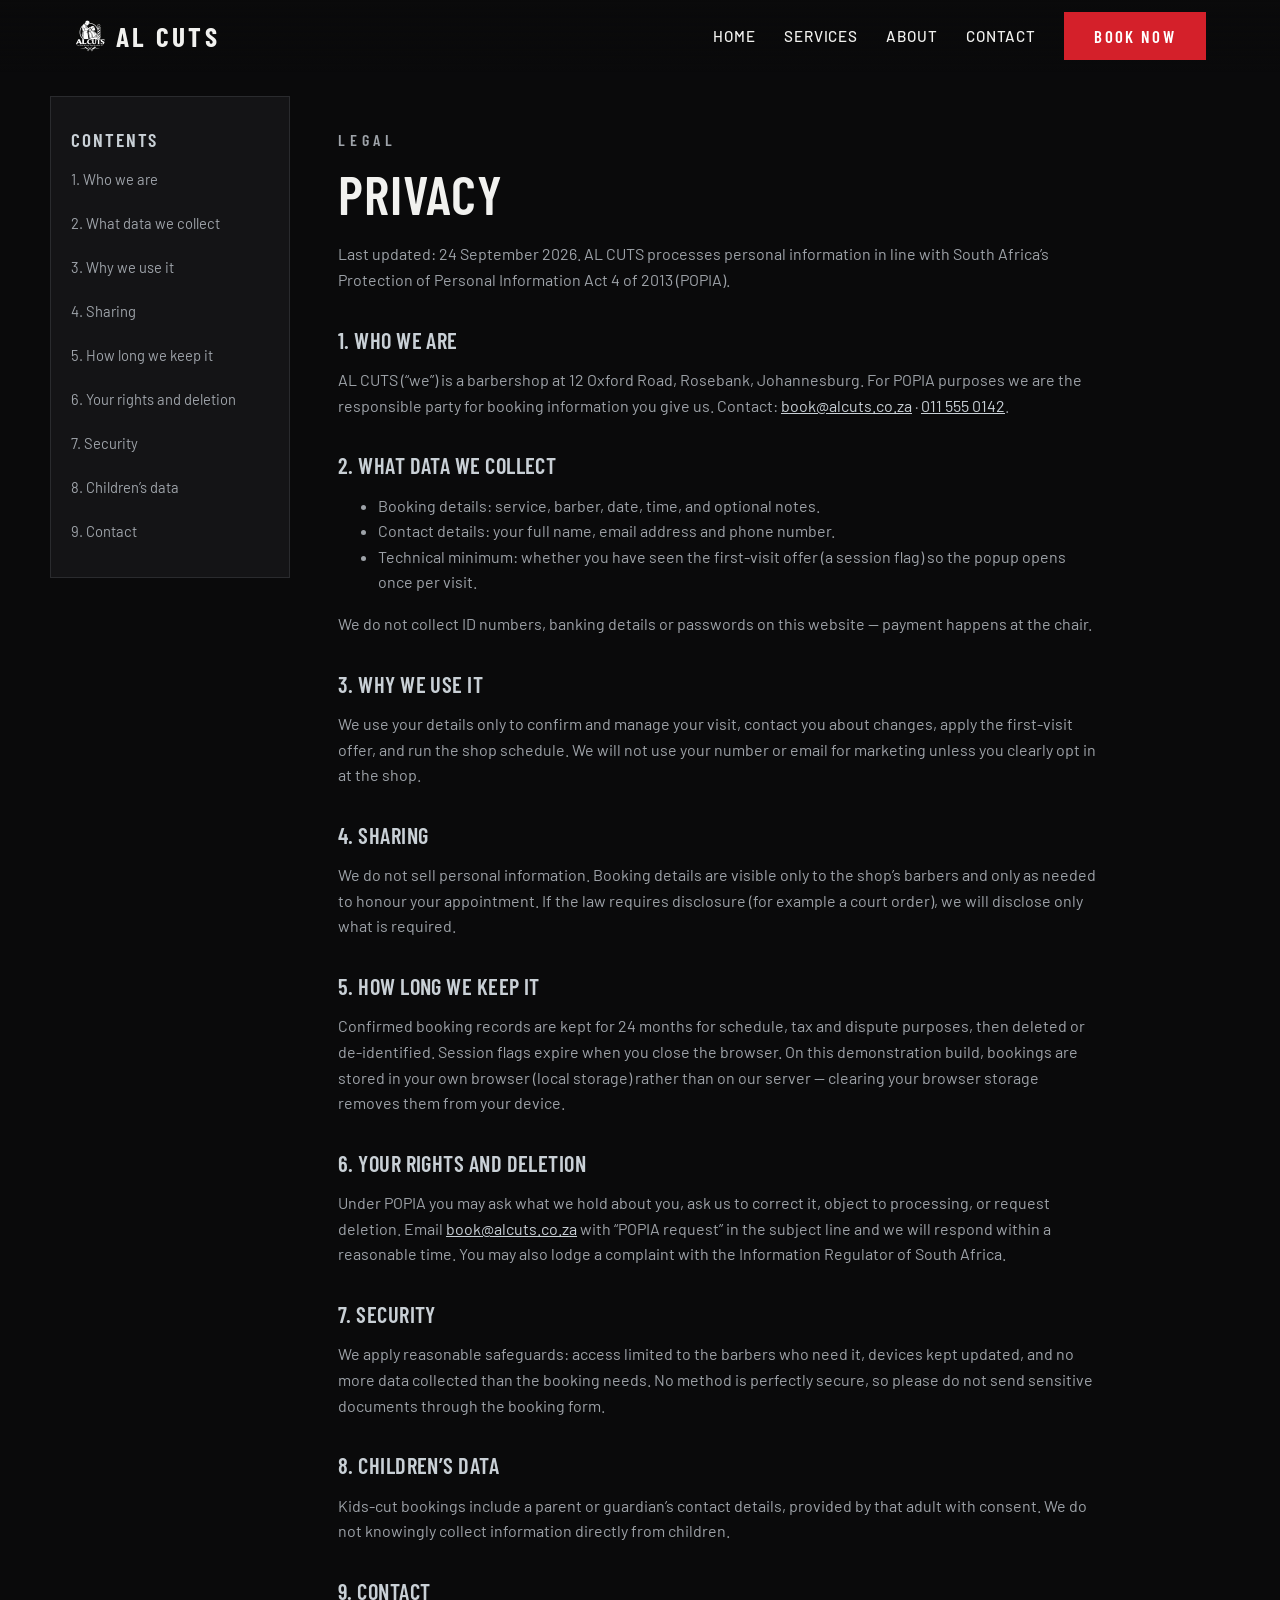
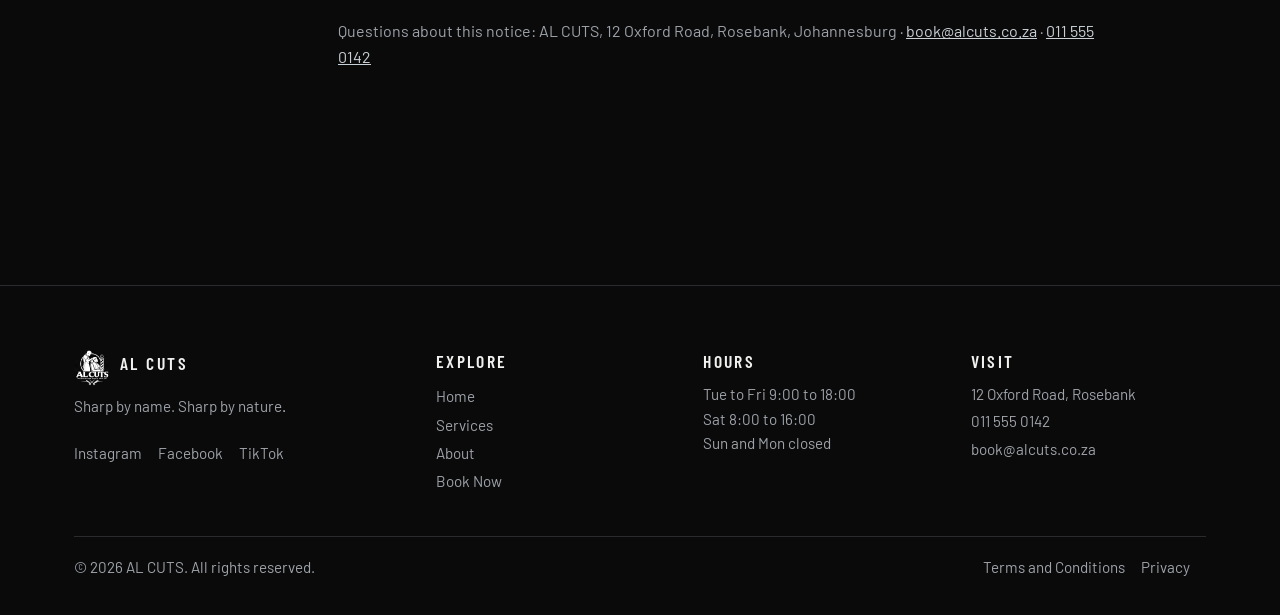
<file: privacy/index.html>
<!DOCTYPE html>
<html lang="en">
<head>
<meta charset="utf-8">
<meta name="viewport" content="width=device-width, initial-scale=1, viewport-fit=cover">
<title>Privacy | AL CUTS</title>
<meta name="description" content="AL CUTS privacy notice under POPIA: what booking data we collect, why, how long we keep it, and how to request deletion.">
<meta property="og:title" content="Privacy | AL CUTS">
<meta property="og:description" content="How AL CUTS handles your booking details under South Africa's POPIA.">
<meta property="og:type" content="website">
<meta property="og:url" content="https://al-projects-stack.github.io/al-cuts/privacy/">
<meta property="og:image" content="https://al-projects-stack.github.io/al-cuts/assets/img/hero.webp">
<link rel="icon" type="image/png" href="../assets/img/favicon-64.png">
<link rel="apple-touch-icon" href="../assets/img/apple-touch-icon.png">
<link rel="preconnect" href="https://fonts.googleapis.com">
<link rel="preconnect" href="https://fonts.gstatic.com" crossorigin>
<link href="https://fonts.googleapis.com/css2?family=Barlow+Condensed:wght@500;600;700&family=Barlow:wght@400;500&display=swap" rel="stylesheet">
<link rel="stylesheet" href="../assets/css/site.css?v=12">
</head>
<body>
<a class="skip" href="#main">Skip to content</a>
<header>
  <div class="wrap bar">
    <a class="logo" href="../" aria-label="AL CUTS home"><img class="logo-img" src="../assets/img/logo-256.png" alt="AL CUTS logo — barber cutting a client's hair" width="40" height="40"><span class="shine" data-text="AL CUTS">AL CUTS</span></a>
    <button id="menu" aria-expanded="false" aria-controls="nav">Menu</button>
    <nav id="nav" aria-label="Primary">
      <a href="../">Home</a><a href="../services/">Services</a><a href="../about/">About</a><a href="../book/">Contact</a>
      <a class="btn" href="../book/">Book Now</a>
    </nav>
    <a class="btn book-mini" href="../book/">Book Now</a>
  </div>
</header>
<main id="main"><div class="wrap legalgrid">
  <aside class="toc open" aria-label="Table of contents">
    <button class="toc-toggle" aria-expanded="true" aria-controls="toc-list">Contents</button>
    <ol id="toc-list">
      <li><a href="#who">1. Who we are</a></li>
      <li><a href="#what">2. What data we collect</a></li>
      <li><a href="#why">3. Why we use it</a></li>
      <li><a href="#sharing">4. Sharing</a></li>
      <li><a href="#retention">5. How long we keep it</a></li>
      <li><a href="#rights">6. Your rights and deletion</a></li>
      <li><a href="#security">7. Security</a></li>
      <li><a href="#children">8. Children’s data</a></li>
      <li><a href="#contact">9. Contact</a></li>
    </ol>
  </aside>
  <article class="legal">
    <p class="kicker" style="margin-top:0">Legal</p>
    <h2>Privacy</h2>
    <p>Last updated: 24 September 2026. AL CUTS processes personal information in line with South Africa’s Protection of Personal Information Act 4 of 2013 (POPIA).</p>
    <h3 id="who">1. Who we are</h3>
    <p>AL CUTS (“we”) is a barbershop at 12 Oxford Road, Rosebank, Johannesburg. For POPIA purposes we are the responsible party for booking information you give us. Contact: <a href="mailto:book@alcuts.co.za">book@alcuts.co.za</a> · <a href="tel:+27115550142">011 555 0142</a>.</p>
    <h3 id="what">2. What data we collect</h3>
    <ul>
      <li>Booking details: service, barber, date, time, and optional notes.</li>
      <li>Contact details: your full name, email address and phone number.</li>
      <li>Technical minimum: whether you have seen the first-visit offer (a session flag) so the popup opens once per visit.</li>
    </ul>
    <p>We do not collect ID numbers, banking details or passwords on this website — payment happens at the chair.</p>
    <h3 id="why">3. Why we use it</h3>
    <p>We use your details only to confirm and manage your visit, contact you about changes, apply the first-visit offer, and run the shop schedule. We will not use your number or email for marketing unless you clearly opt in at the shop.</p>
    <h3 id="sharing">4. Sharing</h3>
    <p>We do not sell personal information. Booking details are visible only to the shop’s barbers and only as needed to honour your appointment. If the law requires disclosure (for example a court order), we will disclose only what is required.</p>
    <h3 id="retention">5. How long we keep it</h3>
    <p>Confirmed booking records are kept for 24 months for schedule, tax and dispute purposes, then deleted or de-identified. Session flags expire when you close the browser. On this demonstration build, bookings are stored in your own browser (local storage) rather than on our server — clearing your browser storage removes them from your device.</p>
    <h3 id="rights">6. Your rights and deletion</h3>
    <p>Under POPIA you may ask what we hold about you, ask us to correct it, object to processing, or request deletion. Email <a href="mailto:book@alcuts.co.za">book@alcuts.co.za</a> with “POPIA request” in the subject line and we will respond within a reasonable time. You may also lodge a complaint with the Information Regulator of South Africa.</p>
    <h3 id="security">7. Security</h3>
    <p>We apply reasonable safeguards: access limited to the barbers who need it, devices kept updated, and no more data collected than the booking needs. No method is perfectly secure, so please do not send sensitive documents through the booking form.</p>
    <h3 id="children">8. Children’s data</h3>
    <p>Kids-cut bookings include a parent or guardian’s contact details, provided by that adult with consent. We do not knowingly collect information directly from children.</p>
    <h3 id="contact">9. Contact</h3>
    <p>Questions about this notice: AL CUTS, 12 Oxford Road, Rosebank, Johannesburg · <a href="mailto:book@alcuts.co.za">book@alcuts.co.za</a> · <a href="tel:+27115550142">011 555 0142</a></p>
  </article>
</div></main>
<footer><div class="wrap">
  <div class="fgrid">
    <div><div class="foot-brand"><img class="logo-img" src="../assets/img/logo-256.png" alt="" width="36" height="36" aria-hidden="true"><h4 class="shine" data-text="AL CUTS">AL CUTS</h4></div><span class="tagline shine" data-text="Sharp by name. Sharp by nature.">Sharp by name. Sharp by nature.</span>
      <p class="social"><a href="https://www.instagram.com/" target="_blank" rel="noopener" aria-label="AL CUTS on Instagram">Instagram</a><a href="https://www.facebook.com/" target="_blank" rel="noopener" aria-label="AL CUTS on Facebook">Facebook</a><a href="https://www.tiktok.com/" target="_blank" rel="noopener" aria-label="AL CUTS on TikTok">TikTok</a></p>
    </div>
    <div><h4>Explore</h4><a href="../">Home</a><a href="../services/">Services</a><a href="../about/">About</a><a href="../book/">Book Now</a></div>
    <div><h4>Hours</h4>Tue to Fri 9:00 to 18:00<br>Sat 8:00 to 16:00<br>Sun and Mon closed</div>
    <div><h4>Visit</h4>12 Oxford Road, Rosebank<br><a href="tel:+27115550142">011 555 0142</a><a href="mailto:book@alcuts.co.za">book@alcuts.co.za</a></div>
  </div>
  <div class="copy"><span>&copy; 2026 AL CUTS. All rights reserved.</span><span><a href="../terms/">Terms and Conditions</a><a href="./">Privacy</a></span></div>
</div></footer>
<div id="modal" role="dialog" aria-modal="true" aria-labelledby="mt">
  <div class="dialog">
    <button class="x" id="close" aria-label="Close offer">&times;</button>
    <h2 id="mt">First cut? R30 off.</h2>
    <p>Book your first visit online and the discount is applied at the chair.</p>
    <a class="btn" id="claim" href="../book/?offer=first30">Claim the offer</a>
  </div>
</div>
<script src="../assets/js/site.js?v=6" defer></script>
</body>
</html>
</file>
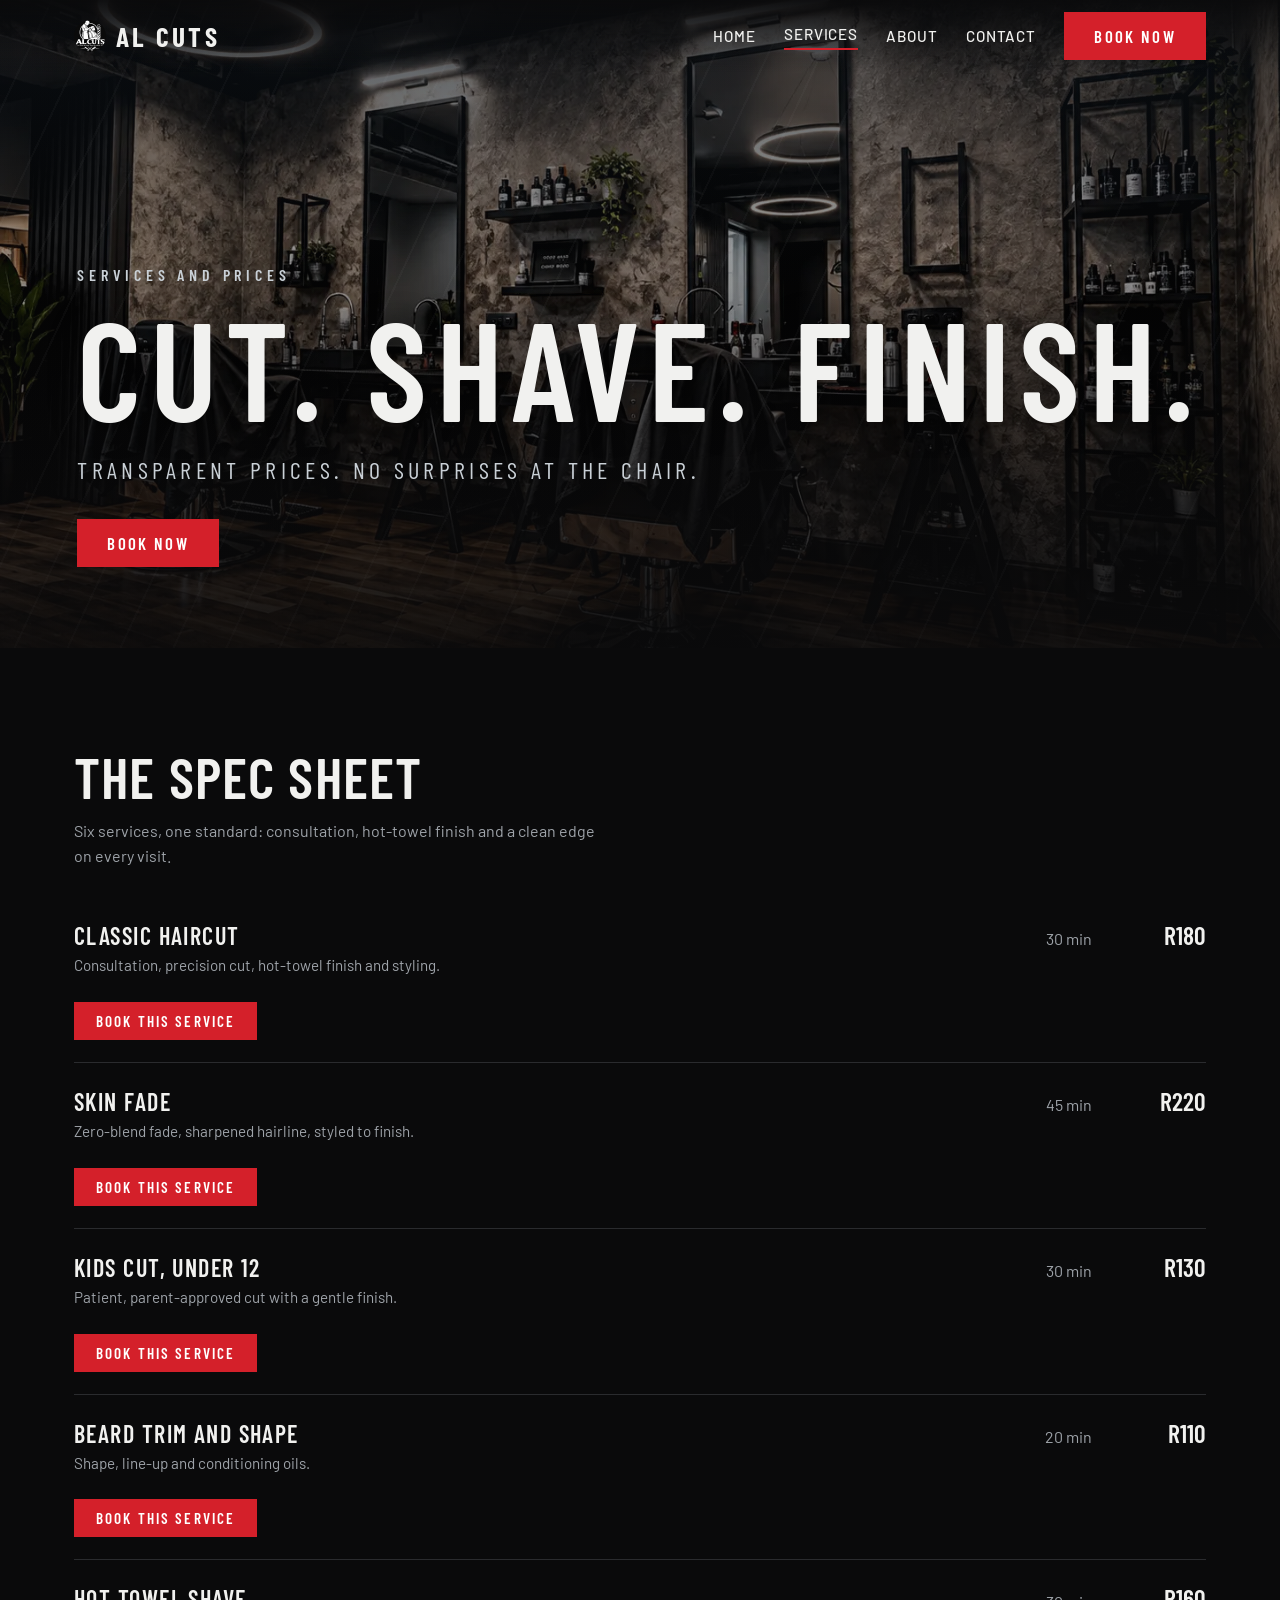
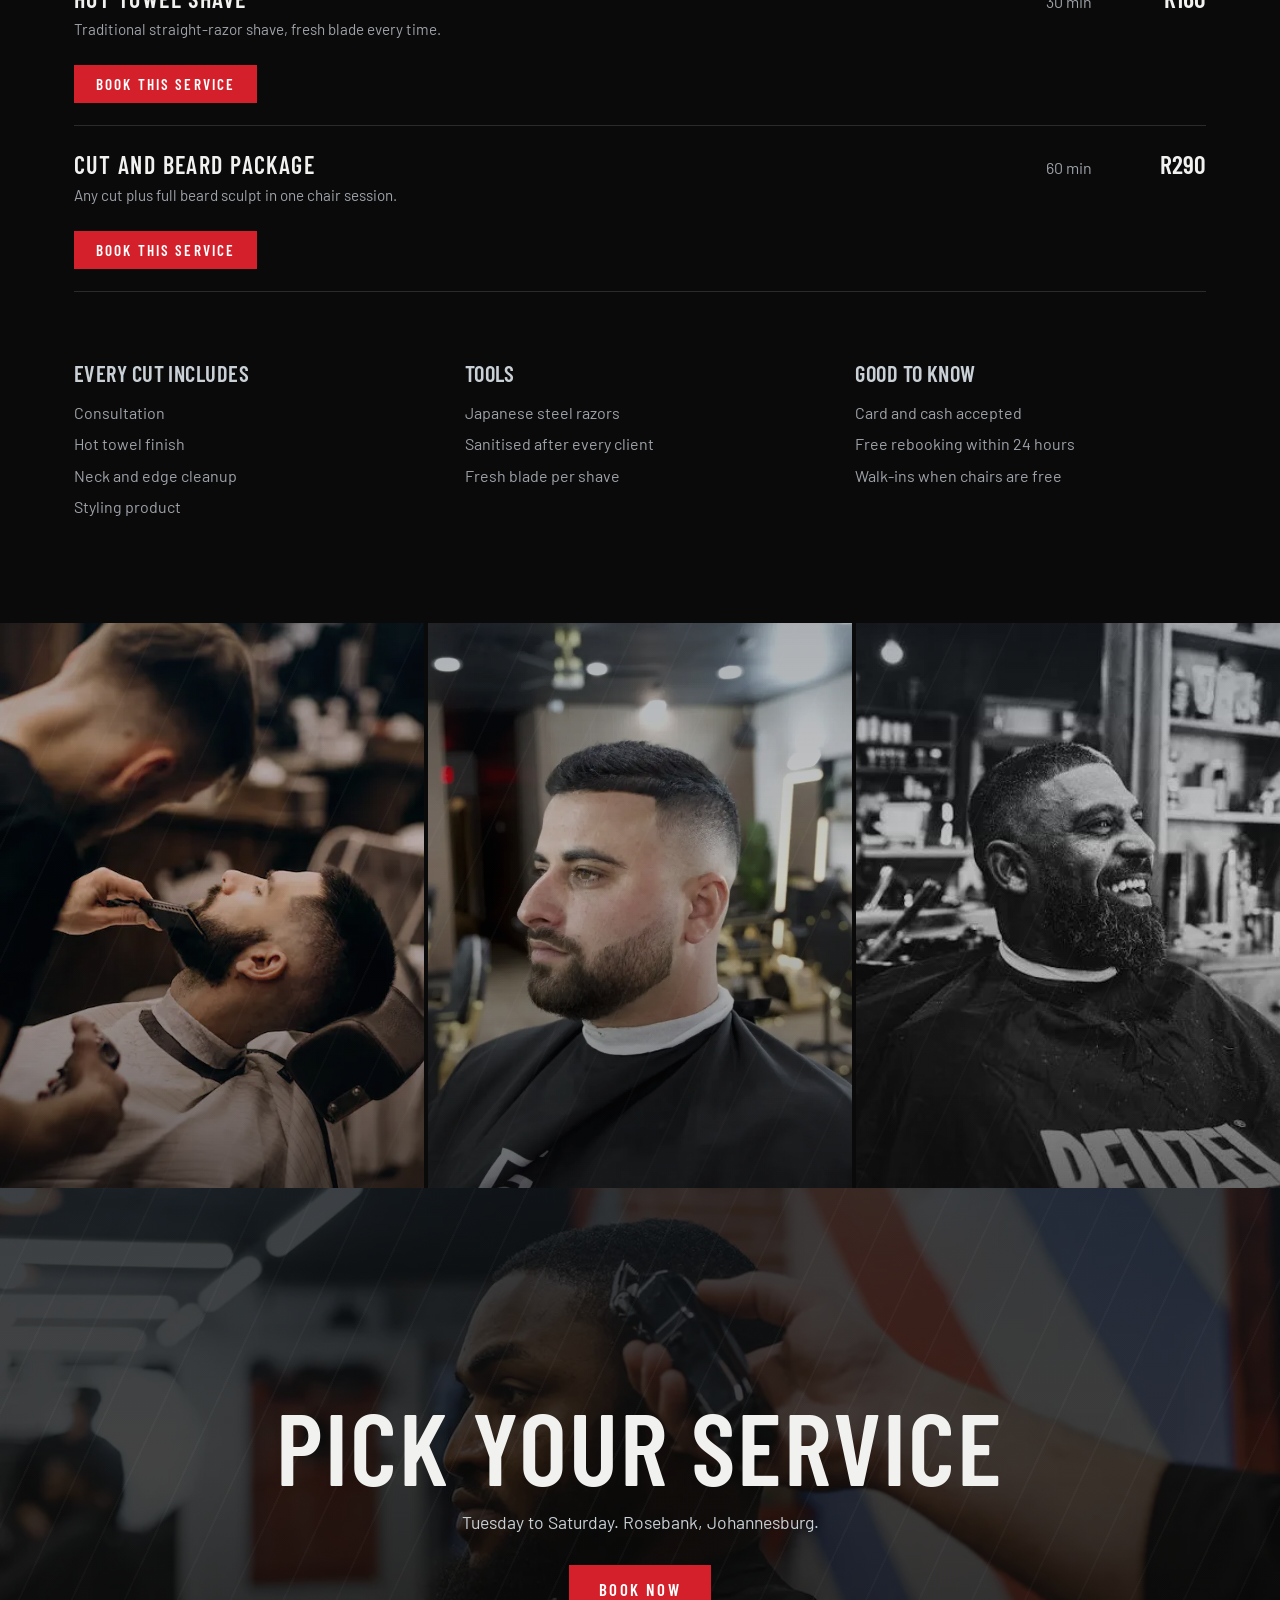
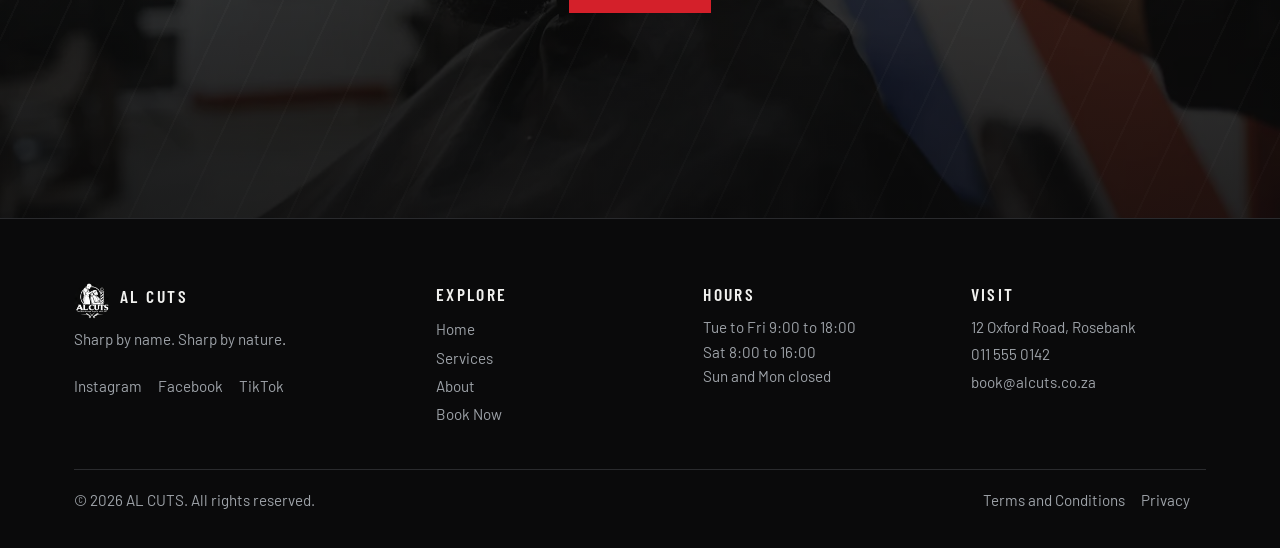
<file: services/index.html>
<!DOCTYPE html>
<html lang="en">
<head>
<meta charset="utf-8">
<meta name="viewport" content="width=device-width, initial-scale=1, viewport-fit=cover">
<title>Services and prices | AL CUTS</title>
<meta name="description" content="AL CUTS services: classic cuts, skin fades, kids cuts, beard trims, hot towel shaves and the cut and beard package. Transparent prices in rand.">
<meta property="og:title" content="Services and prices | AL CUTS">
<meta property="og:description" content="Six services, one standard. Transparent prices in rand.">
<meta property="og:type" content="website">
<meta property="og:url" content="https://al-projects-stack.github.io/al-cuts/services/">
<meta property="og:image" content="https://al-projects-stack.github.io/al-cuts/assets/img/services.webp">
<link rel="icon" type="image/png" href="../assets/img/favicon-64.png">
<link rel="apple-touch-icon" href="../assets/img/apple-touch-icon.png">
<link rel="preconnect" href="https://fonts.googleapis.com">
<link rel="preconnect" href="https://fonts.gstatic.com" crossorigin>
<link href="https://fonts.googleapis.com/css2?family=Barlow+Condensed:wght@500;600;700&family=Barlow:wght@400;500&display=swap" rel="stylesheet">
<link rel="stylesheet" href="../assets/css/site.css?v=12">
</head>
<body>
<a class="skip" href="#main">Skip to content</a>
<header>
  <div class="wrap bar">
    <a class="logo" href="../" aria-label="AL CUTS home"><img class="logo-img" src="../assets/img/logo-256.png" alt="AL CUTS logo — barber cutting a client's hair" width="40" height="40"><span class="shine" data-text="AL CUTS">AL CUTS</span></a>
    <button id="menu" aria-expanded="false" aria-controls="nav">Menu</button>
    <nav id="nav" aria-label="Primary">
      <a href="../">Home</a><a href="./" aria-current="page">Services</a><a href="../about/">About</a><a href="../book/">Contact</a>
      <a class="btn" href="../book/">Book Now</a>
    </nav>
    <a class="btn book-mini" href="../book/">Book Now</a>
  </div>
</header>

<main id="main">
  <section class="hero short">
    <div class="ph" role="img" aria-label="Barber tools and services at AL CUTS">
      <img src="../assets/img/services.webp" alt="Barber providing a precision service at AL CUTS" fetchpriority="high" decoding="async">
      <div class="shade" aria-hidden="true"></div>
    </div>
    <div class="wrap in">
      <p class="kicker">Services and prices</p>
      <h1>Cut. Shave. Finish.</h1>
      <p class="sub">Transparent prices. No surprises at the chair.</p>
      <div class="cta"><a class="btn" href="../book/">Book Now</a></div>
    </div>
  </section>

  <section class="specs"><div class="wrap">
    <h2>The spec sheet</h2>
    <p class="lede">Six services, one standard: consultation, hot-towel finish and a clean edge on every visit.</p>
    <div id="speclist">
      <div class="spec"><div><b>Classic haircut</b><span class="d">Consultation, precision cut, hot-towel finish and styling.</span></div><span class="t">30 min</span><span class="p">R180</span><div class="bk"><a class="btn" href="../book/?service=classic">Book this service</a></div></div>
      <div class="spec"><div><b>Skin fade</b><span class="d">Zero-blend fade, sharpened hairline, styled to finish.</span></div><span class="t">45 min</span><span class="p">R220</span><div class="bk"><a class="btn" href="../book/?service=fade">Book this service</a></div></div>
      <div class="spec"><div><b>Kids cut, under 12</b><span class="d">Patient, parent-approved cut with a gentle finish.</span></div><span class="t">30 min</span><span class="p">R130</span><div class="bk"><a class="btn" href="../book/?service=kids">Book this service</a></div></div>
      <div class="spec"><div><b>Beard trim and shape</b><span class="d">Shape, line-up and conditioning oils.</span></div><span class="t">20 min</span><span class="p">R110</span><div class="bk"><a class="btn" href="../book/?service=beard">Book this service</a></div></div>
      <div class="spec"><div><b>Hot towel shave</b><span class="d">Traditional straight-razor shave, fresh blade every time.</span></div><span class="t">30 min</span><span class="p">R160</span><div class="bk"><a class="btn" href="../book/?service=shave">Book this service</a></div></div>
      <div class="spec"><div><b>Cut and beard package</b><span class="d">Any cut plus full beard sculpt in one chair session.</span></div><span class="t">60 min</span><span class="p">R290</span><div class="bk"><a class="btn" href="../book/?service=package">Book this service</a></div></div>
    </div>
    <div class="finish">
      <div><h3>Every cut includes</h3><ul><li>Consultation</li><li>Hot towel finish</li><li>Neck and edge cleanup</li><li>Styling product</li></ul></div>
      <div><h3>Tools</h3><ul><li>Japanese steel razors</li><li>Sanitised after every client</li><li>Fresh blade per shave</li></ul></div>
      <div><h3>Good to know</h3><ul><li>Card and cash accepted</li><li>Free rebooking within 24 hours</li><li>Walk-ins when chairs are free</li></ul></div>
    </div>
  </div></section>

  <div class="trio">
    <div class="ph review-card" tabindex="0">
      <img src="../assets/img/cut-front.webp" alt="Fade result" loading="lazy" decoding="async">
      <div class="review"><span class="stars" aria-label="Rated 5 out of 5">★★★★★</span><p>“Cleanest fade I have had in Joburg. Al lines it up perfect, every single time.”</p><cite>— Thabo M.</cite></div>
    </div>
    <div class="ph review-card" tabindex="0">
      <img src="../assets/img/cut-back.webp" alt="Fade result from behind" loading="lazy" decoding="async">
      <div class="review"><span class="stars" aria-label="Rated 5 out of 5">★★★★★</span><p>“Had a date on Saturday night. Walked out feeling 100 percent more confident.”</p><cite>— Daniel K.</cite></div>
    </div>
    <div class="ph review-card" tabindex="0">
      <img src="../assets/img/cut-side.webp" alt="Fade result from the side" loading="lazy" decoding="async">
      <div class="review"><span class="stars" aria-label="Rated 5 out of 5">★★★★★</span><p>“Hot towel shave is unreal. Walked in rough, walked out a new man.”</p><cite>— Jabu N.</cite></div>
    </div>
  </div>

  <section class="book-band">
    <div class="ph" role="img" aria-label="Barber chair waiting at AL CUTS"><img src="../assets/img/shop.webp" alt="Empty barber chair waiting at AL CUTS" loading="lazy" decoding="async"><div class="shade" aria-hidden="true"></div></div>
    <div class="wrap in">
      <h2>Pick your service</h2>
      <p>Tuesday to Saturday. Rosebank, Johannesburg.</p>
      <a class="btn" href="../book/">Book Now</a>
    </div>
  </section>
</main>

<footer><div class="wrap">
  <div class="fgrid">
    <div><div class="foot-brand"><img class="logo-img" src="../assets/img/logo-256.png" alt="" width="36" height="36" aria-hidden="true"><h4 class="shine" data-text="AL CUTS">AL CUTS</h4></div><span class="tagline shine" data-text="Sharp by name. Sharp by nature.">Sharp by name. Sharp by nature.</span>
      <p class="social"><a href="https://www.instagram.com/" target="_blank" rel="noopener" aria-label="AL CUTS on Instagram">Instagram</a><a href="https://www.facebook.com/" target="_blank" rel="noopener" aria-label="AL CUTS on Facebook">Facebook</a><a href="https://www.tiktok.com/" target="_blank" rel="noopener" aria-label="AL CUTS on TikTok">TikTok</a></p>
    </div>
    <div><h4>Explore</h4><a href="../">Home</a><a href="./">Services</a><a href="../about/">About</a><a href="../book/">Book Now</a></div>
    <div><h4>Hours</h4>Tue to Fri 9:00 to 18:00<br>Sat 8:00 to 16:00<br>Sun and Mon closed</div>
    <div><h4>Visit</h4>12 Oxford Road, Rosebank<br><a href="tel:+27115550142">011 555 0142</a><a href="mailto:book@alcuts.co.za">book@alcuts.co.za</a></div>
  </div>
  <div class="copy"><span>&copy; 2026 AL CUTS. All rights reserved.</span><span><a href="../terms/">Terms and Conditions</a><a href="../privacy/">Privacy</a></span></div>
</div></footer>

<div id="modal" role="dialog" aria-modal="true" aria-labelledby="mt">
  <div class="dialog">
    <button class="x" id="close" aria-label="Close offer">&times;</button>
    <h2 id="mt">First cut? R30 off.</h2>
    <p>Book your first visit online and the discount is applied at the chair.</p>
    <a class="btn" id="claim" href="../book/?offer=first30">Claim the offer</a>
  </div>
</div>

<script src="../assets/js/site.js?v=6" defer></script>
</body>
</html>
</file>
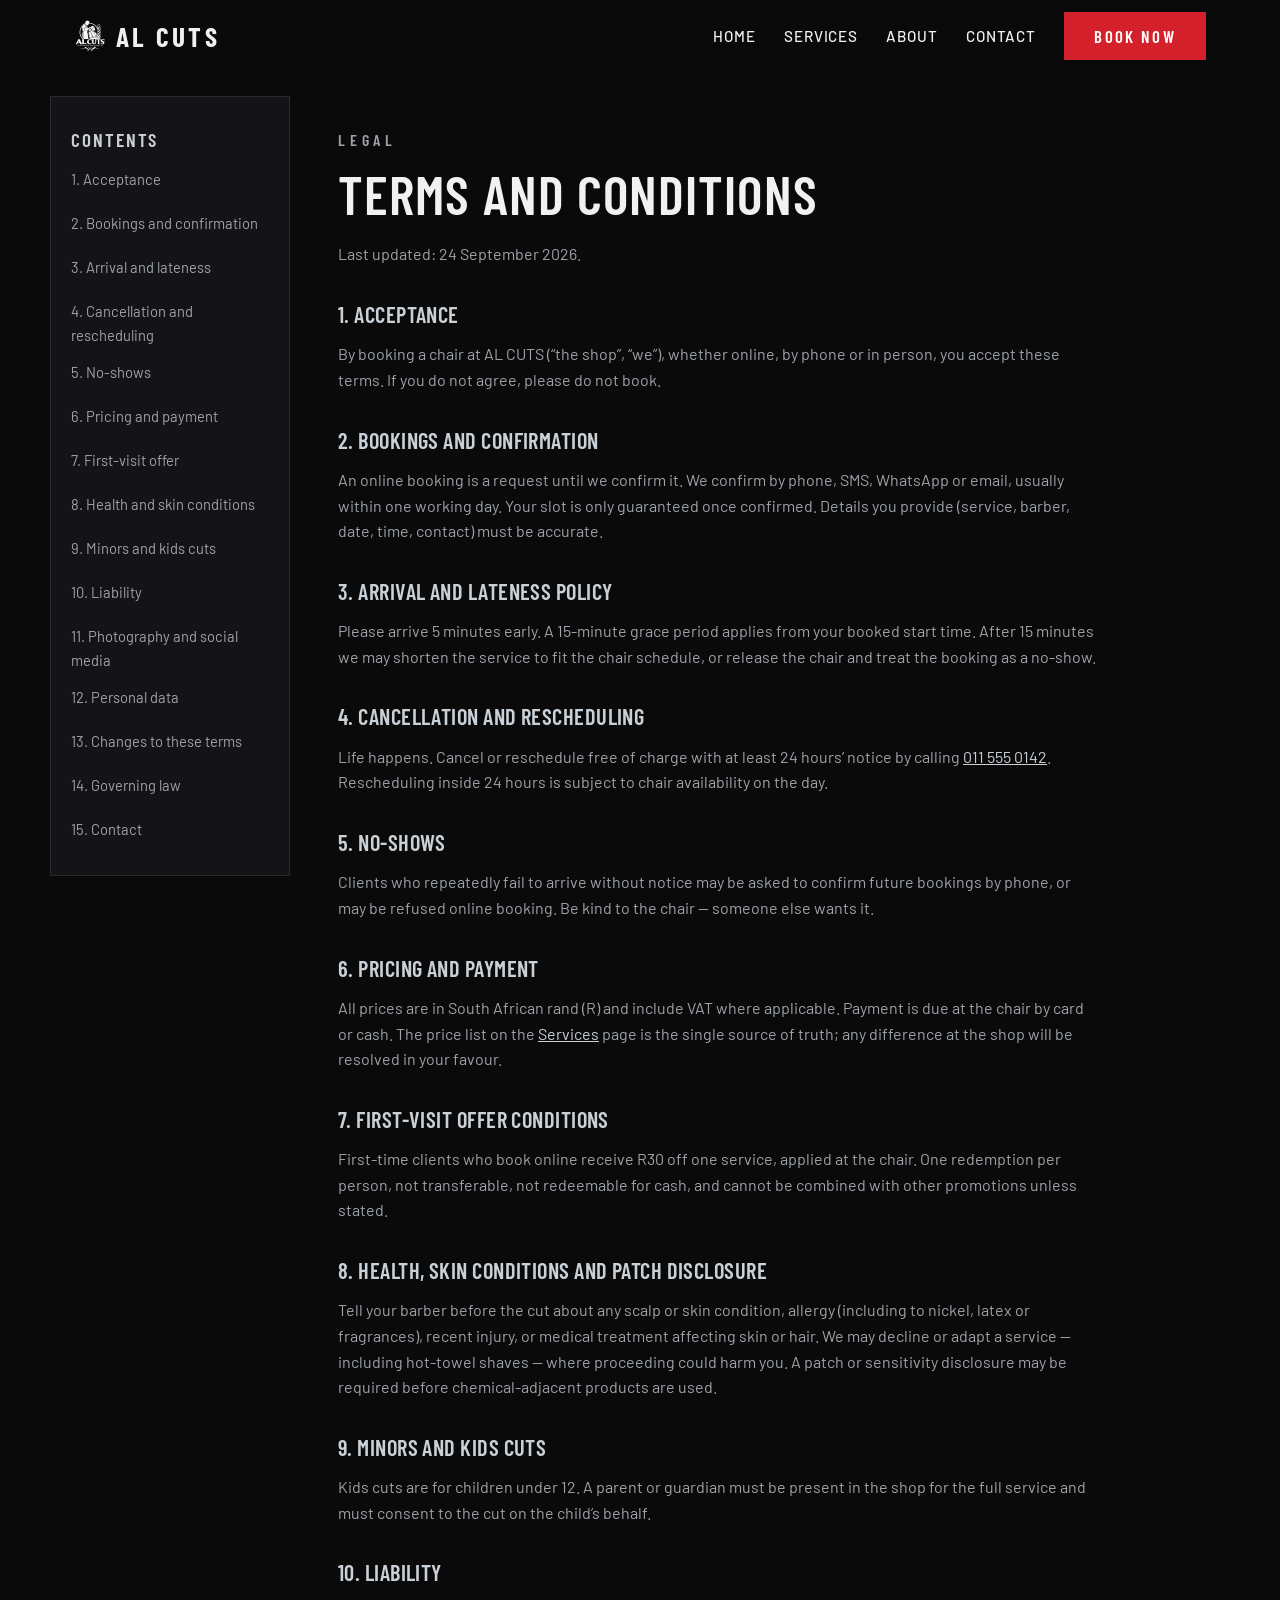
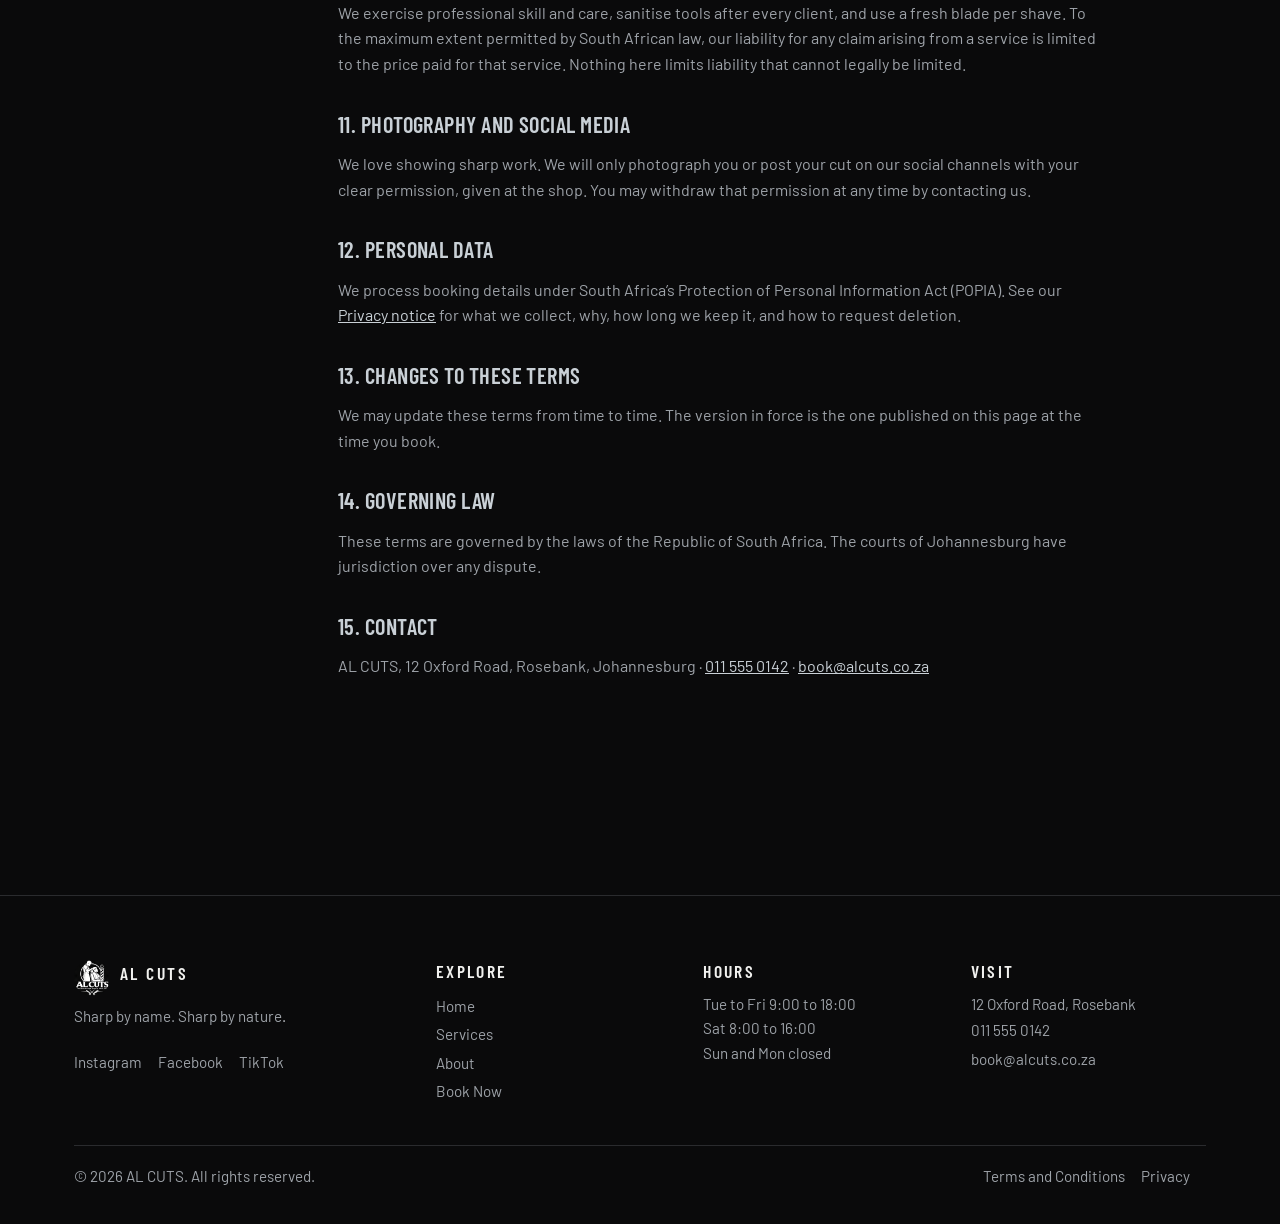
<file: terms/index.html>
<!DOCTYPE html>
<html lang="en">
<head>
<meta charset="utf-8">
<meta name="viewport" content="width=device-width, initial-scale=1, viewport-fit=cover">
<title>Terms and Conditions | AL CUTS</title>
<meta name="description" content="AL CUTS terms: bookings, arrival and lateness, cancellation, pricing, first-visit offer, minors, liability and South African governing law.">
<meta property="og:title" content="Terms and Conditions | AL CUTS">
<meta property="og:description" content="The house rules at AL CUTS, Rosebank — bookings, cancellations, pricing and more.">
<meta property="og:type" content="website">
<meta property="og:url" content="https://al-projects-stack.github.io/al-cuts/terms/">
<meta property="og:image" content="https://al-projects-stack.github.io/al-cuts/assets/img/hero.webp">
<link rel="icon" type="image/png" href="../assets/img/favicon-64.png">
<link rel="apple-touch-icon" href="../assets/img/apple-touch-icon.png">
<link rel="preconnect" href="https://fonts.googleapis.com">
<link rel="preconnect" href="https://fonts.gstatic.com" crossorigin>
<link href="https://fonts.googleapis.com/css2?family=Barlow+Condensed:wght@500;600;700&family=Barlow:wght@400;500&display=swap" rel="stylesheet">
<link rel="stylesheet" href="../assets/css/site.css?v=12">
</head>
<body>
<a class="skip" href="#main">Skip to content</a>
<header>
  <div class="wrap bar">
    <a class="logo" href="../" aria-label="AL CUTS home"><img class="logo-img" src="../assets/img/logo-256.png" alt="AL CUTS logo — barber cutting a client's hair" width="40" height="40"><span class="shine" data-text="AL CUTS">AL CUTS</span></a>
    <button id="menu" aria-expanded="false" aria-controls="nav">Menu</button>
    <nav id="nav" aria-label="Primary">
      <a href="../">Home</a><a href="../services/">Services</a><a href="../about/">About</a><a href="../book/">Contact</a>
      <a class="btn" href="../book/">Book Now</a>
    </nav>
    <a class="btn book-mini" href="../book/">Book Now</a>
  </div>
</header>
<main id="main"><div class="wrap legalgrid">
  <aside class="toc open" aria-label="Table of contents">
    <button class="toc-toggle" aria-expanded="true" aria-controls="toc-list">Contents</button>
    <ol id="toc-list">
      <li><a href="#acceptance">1. Acceptance</a></li>
      <li><a href="#bookings">2. Bookings and confirmation</a></li>
      <li><a href="#arrival">3. Arrival and lateness</a></li>
      <li><a href="#cancellation">4. Cancellation and rescheduling</a></li>
      <li><a href="#noshow">5. No-shows</a></li>
      <li><a href="#pricing">6. Pricing and payment</a></li>
      <li><a href="#offer">7. First-visit offer</a></li>
      <li><a href="#health">8. Health and skin conditions</a></li>
      <li><a href="#minors">9. Minors and kids cuts</a></li>
      <li><a href="#liability">10. Liability</a></li>
      <li><a href="#photos">11. Photography and social media</a></li>
      <li><a href="#data">12. Personal data</a></li>
      <li><a href="#changes">13. Changes to these terms</a></li>
      <li><a href="#law">14. Governing law</a></li>
      <li><a href="#contact">15. Contact</a></li>
    </ol>
  </aside>
  <article class="legal">
    <p class="kicker" style="margin-top:0">Legal</p>
    <h2>Terms and Conditions</h2>
    <p>Last updated: 24 September 2026.</p>
    <h3 id="acceptance">1. Acceptance</h3>
    <p>By booking a chair at AL CUTS (“the shop”, “we”), whether online, by phone or in person, you accept these terms. If you do not agree, please do not book.</p>
    <h3 id="bookings">2. Bookings and confirmation</h3>
    <p>An online booking is a request until we confirm it. We confirm by phone, SMS, WhatsApp or email, usually within one working day. Your slot is only guaranteed once confirmed. Details you provide (service, barber, date, time, contact) must be accurate.</p>
    <h3 id="arrival">3. Arrival and lateness policy</h3>
    <p>Please arrive 5 minutes early. A 15-minute grace period applies from your booked start time. After 15 minutes we may shorten the service to fit the chair schedule, or release the chair and treat the booking as a no-show.</p>
    <h3 id="cancellation">4. Cancellation and rescheduling</h3>
    <p>Life happens. Cancel or reschedule free of charge with at least 24 hours’ notice by calling <a href="tel:+27115550142">011 555 0142</a>. Rescheduling inside 24 hours is subject to chair availability on the day.</p>
    <h3 id="noshow">5. No-shows</h3>
    <p>Clients who repeatedly fail to arrive without notice may be asked to confirm future bookings by phone, or may be refused online booking. Be kind to the chair — someone else wants it.</p>
    <h3 id="pricing">6. Pricing and payment</h3>
    <p>All prices are in South African rand (R) and include VAT where applicable. Payment is due at the chair by card or cash. The price list on the <a href="../services/">Services</a> page is the single source of truth; any difference at the shop will be resolved in your favour.</p>
    <h3 id="offer">7. First-visit offer conditions</h3>
    <p>First-time clients who book online receive R30 off one service, applied at the chair. One redemption per person, not transferable, not redeemable for cash, and cannot be combined with other promotions unless stated.</p>
    <h3 id="health">8. Health, skin conditions and patch disclosure</h3>
    <p>Tell your barber before the cut about any scalp or skin condition, allergy (including to nickel, latex or fragrances), recent injury, or medical treatment affecting skin or hair. We may decline or adapt a service — including hot-towel shaves — where proceeding could harm you. A patch or sensitivity disclosure may be required before chemical-adjacent products are used.</p>
    <h3 id="minors">9. Minors and kids cuts</h3>
    <p>Kids cuts are for children under 12. A parent or guardian must be present in the shop for the full service and must consent to the cut on the child’s behalf.</p>
    <h3 id="liability">10. Liability</h3>
    <p>We exercise professional skill and care, sanitise tools after every client, and use a fresh blade per shave. To the maximum extent permitted by South African law, our liability for any claim arising from a service is limited to the price paid for that service. Nothing here limits liability that cannot legally be limited.</p>
    <h3 id="photos">11. Photography and social media</h3>
    <p>We love showing sharp work. We will only photograph you or post your cut on our social channels with your clear permission, given at the shop. You may withdraw that permission at any time by contacting us.</p>
    <h3 id="data">12. Personal data</h3>
    <p>We process booking details under South Africa’s Protection of Personal Information Act (POPIA). See our <a href="../privacy/">Privacy notice</a> for what we collect, why, how long we keep it, and how to request deletion.</p>
    <h3 id="changes">13. Changes to these terms</h3>
    <p>We may update these terms from time to time. The version in force is the one published on this page at the time you book.</p>
    <h3 id="law">14. Governing law</h3>
    <p>These terms are governed by the laws of the Republic of South Africa. The courts of Johannesburg have jurisdiction over any dispute.</p>
    <h3 id="contact">15. Contact</h3>
    <p>AL CUTS, 12 Oxford Road, Rosebank, Johannesburg · <a href="tel:+27115550142">011 555 0142</a> · <a href="mailto:book@alcuts.co.za">book@alcuts.co.za</a></p>
  </article>
</div></main>
<footer><div class="wrap">
  <div class="fgrid">
    <div><div class="foot-brand"><img class="logo-img" src="../assets/img/logo-256.png" alt="" width="36" height="36" aria-hidden="true"><h4 class="shine" data-text="AL CUTS">AL CUTS</h4></div><span class="tagline shine" data-text="Sharp by name. Sharp by nature.">Sharp by name. Sharp by nature.</span>
      <p class="social"><a href="https://www.instagram.com/" target="_blank" rel="noopener" aria-label="AL CUTS on Instagram">Instagram</a><a href="https://www.facebook.com/" target="_blank" rel="noopener" aria-label="AL CUTS on Facebook">Facebook</a><a href="https://www.tiktok.com/" target="_blank" rel="noopener" aria-label="AL CUTS on TikTok">TikTok</a></p>
    </div>
    <div><h4>Explore</h4><a href="../">Home</a><a href="../services/">Services</a><a href="../about/">About</a><a href="../book/">Book Now</a></div>
    <div><h4>Hours</h4>Tue to Fri 9:00 to 18:00<br>Sat 8:00 to 16:00<br>Sun and Mon closed</div>
    <div><h4>Visit</h4>12 Oxford Road, Rosebank<br><a href="tel:+27115550142">011 555 0142</a><a href="mailto:book@alcuts.co.za">book@alcuts.co.za</a></div>
  </div>
  <div class="copy"><span>&copy; 2026 AL CUTS. All rights reserved.</span><span><a href="./">Terms and Conditions</a><a href="../privacy/">Privacy</a></span></div>
</div></footer>
<div id="modal" role="dialog" aria-modal="true" aria-labelledby="mt">
  <div class="dialog">
    <button class="x" id="close" aria-label="Close offer">&times;</button>
    <h2 id="mt">First cut? R30 off.</h2>
    <p>Book your first visit online and the discount is applied at the chair.</p>
    <a class="btn" id="claim" href="../book/?offer=first30">Claim the offer</a>
  </div>
</div>
<script src="../assets/js/site.js?v=6" defer></script>
</body>
</html>
</file>
<file: assets/css/site.css>
/* AL CUTS design tokens — keep exactly */
:root{
  --bg:#0A0A0B; --panel:#141416; --ink:#F1F1EF; --muted:#9EA3A9;
  --steel:#C9D0D6; --red:#D4202A; --line:#2A2B2E;
  box-sizing:border-box;
  padding-top:env(safe-area-inset-top,0px);
  padding-bottom:env(safe-area-inset-bottom,0px);
}
html{scroll-behavior:smooth;scroll-padding-top:calc(72px + env(safe-area-inset-top,0px))}
*{box-sizing:border-box}
body{margin:0;background:var(--bg);color:var(--ink);font-family:Barlow,system-ui,sans-serif;line-height:1.6;overflow-x:hidden}
h1,h2,h3{font-family:"Barlow Condensed","Arial Narrow",sans-serif;text-transform:uppercase;font-weight:600;line-height:1;margin:0;letter-spacing:.02em}
a{color:inherit}
:focus-visible{outline:3px solid var(--red);outline-offset:3px}
.wrap{max-width:1180px;margin:0 auto;padding:0 24px}
.skip{position:absolute;left:-9999px;top:0;background:var(--red);color:#fff;padding:10px 18px;z-index:99;font:600 1rem "Barlow Condensed",sans-serif;text-transform:uppercase;letter-spacing:.1em}
.skip:focus{left:12px;top:12px}

/* header */
header{position:fixed;left:0;right:0;top:env(safe-area-inset-top,0px);z-index:10;height:72px;background:linear-gradient(#0A0A0Bee,#0A0A0B00)}
.bar{display:flex;align-items:center;justify-content:space-between;height:72px}
.logo{display:flex;align-items:center;gap:10px;text-decoration:none;font:700 1.7rem "Barlow Condensed",sans-serif;letter-spacing:.12em}
.logo img{width:32px;height:32px;display:block}
nav{display:flex;gap:28px;align-items:center}
nav a{text-decoration:none;font-weight:500;font-size:.95rem;letter-spacing:.06em;text-transform:uppercase}
nav a:hover{color:var(--steel)}
nav a[aria-current="page"]{color:var(--ink);border-bottom:2px solid var(--red);padding-bottom:2px}
.btn{display:inline-block;background:var(--red);color:#fff;padding:14px 30px;font:600 1.05rem "Barlow Condensed",sans-serif;letter-spacing:.14em;text-transform:uppercase;text-decoration:none;border:0;cursor:pointer;text-align:center}
.btn:hover{background:#ea2b36}
.btn.line{background:transparent;border:1px solid var(--steel)}
.btn.line:hover{background:var(--ink);color:var(--bg)}
.btn:disabled{opacity:.5;cursor:not-allowed}
#menu{display:none;background:none;border:1px solid var(--steel);color:var(--ink);padding:8px 14px;font:600 1rem "Barlow Condensed",sans-serif;letter-spacing:.12em;text-transform:uppercase;cursor:pointer}
.book-mini{display:none}

/* image system — dark cool grade, object-fit cover */
.ph{position:relative;overflow:hidden;background:#15171a}
.ph img{position:absolute;inset:0;width:100%;height:100%;object-fit:cover;z-index:1;filter:saturate(.82) contrast(1.06) brightness(.9)}
.ph::after{content:"";position:absolute;inset:0;z-index:2;pointer-events:none;background:linear-gradient(180deg,rgba(20,34,48,.28),rgba(10,10,11,.12) 45%,rgba(10,10,11,.55)),repeating-linear-gradient(115deg,transparent 0 46px,rgba(255,255,255,.03) 46px 48px)}
.cap{position:absolute;left:16px;bottom:12px;z-index:3;font:500 .8rem Barlow,sans-serif;letter-spacing:.14em;text-transform:uppercase;color:var(--steel);text-shadow:0 1px 8px rgba(0,0,0,.8)}

/* customer reviews revealed on hover, tap or keyboard focus */
.review-card{cursor:pointer}
.review{position:absolute;inset:0;z-index:3;display:flex;flex-direction:column;justify-content:flex-end;padding:26px 24px;background:linear-gradient(180deg,rgba(10,10,11,.05) 30%,rgba(10,10,11,.9));opacity:0;transition:opacity .3s ease}
.review-card:hover .review,.review-card:focus .review,.review-card:focus-within .review{opacity:1}
.review .stars{color:var(--red);letter-spacing:.2em;margin-bottom:8px;font-size:.95rem}
.review p{color:var(--ink);font-size:1.08rem;line-height:1.45;margin:0 0 10px}
.review cite{font:600 .95rem "Barlow Condensed",sans-serif;letter-spacing:.14em;text-transform:uppercase;color:var(--steel);font-style:normal}

/* hero + bands */
.hero{position:relative;min-height:100svh;display:flex;align-items:flex-end;padding-bottom:9vh}
.hero.short{min-height:72svh}
.hero .ph{position:absolute;inset:0}
.hero .shade{position:absolute;inset:0;z-index:2;background:linear-gradient(180deg,rgba(10,10,11,.55) 0%,rgba(10,10,11,.25) 40%,rgba(10,10,11,.88) 100%)}
.hero .in{position:relative;z-index:3}
.kicker{font:600 1rem "Barlow Condensed",sans-serif;letter-spacing:.3em;text-transform:uppercase;color:var(--steel);margin-bottom:12px}
.hero h1{font-size:clamp(3.4rem,11vw,9rem);letter-spacing:.06em;text-shadow:0 2px 30px rgba(0,0,0,.6)}
.hero.home h1{font-size:clamp(4.5rem,17vw,13rem)}
.hero p.sub{font-size:clamp(1.05rem,2.4vw,1.5rem);margin:14px 0 30px;color:var(--steel);font-family:"Barlow Condensed",sans-serif;text-transform:uppercase;letter-spacing:.18em}
.cta{display:flex;gap:14px;flex-wrap:wrap}

.intro{padding:110px 0 60px;text-align:center}
.intro h2{font-size:clamp(2.2rem,5.5vw,4.2rem);max-width:16ch;margin:0 auto 24px}
.intro p{max-width:58ch;margin:0 auto;color:var(--muted);font-size:1.1rem}
.trio{display:grid;grid-template-columns:repeat(3,1fr);gap:4px}
.trio .ph{aspect-ratio:3/4}
.band{position:relative;min-height:80vh;display:flex;align-items:center;margin-top:4px}
.band .ph{position:absolute;inset:0}
.band .shade{position:absolute;inset:0;z-index:2;background:linear-gradient(90deg,rgba(10,10,11,.85) 0%,rgba(10,10,11,.45) 55%,rgba(10,10,11,.25) 100%)}
.band .in{position:relative;z-index:3;max-width:560px;padding:60px 0}
.band h2{font-size:clamp(2.4rem,6vw,4.6rem);margin-bottom:18px}
.band p{color:var(--steel);font-size:1.1rem;margin:0 0 24px}

/* preview cards */
.preview{padding:100px 0 20px}
.preview .head{display:flex;align-items:baseline;justify-content:space-between;gap:20px;flex-wrap:wrap;margin-bottom:32px}
.preview h2{font-size:clamp(2.2rem,5vw,3.6rem)}
.more{font:600 1rem "Barlow Condensed",sans-serif;letter-spacing:.16em;text-transform:uppercase;color:var(--steel);text-decoration:none}
.more:hover{color:var(--ink)}
.cards{display:grid;grid-template-columns:repeat(3,1fr);gap:4px}
.card{background:var(--panel);border:1px solid var(--line);text-decoration:none;display:flex;flex-direction:column}
.card .ph{aspect-ratio:4/3}
.card .tx{padding:22px 22px 26px}
.card h3{font-size:1.6rem;margin-bottom:6px}
.card p{color:var(--muted);margin:0 0 8px;font-size:.98rem}
.card .meta{font:600 1.05rem "Barlow Condensed",sans-serif;letter-spacing:.1em;text-transform:uppercase;color:var(--steel)}
.card:hover{border-color:var(--steel)}

/* team list + profiles */
.team{padding:100px 0}
.team h3.k{color:var(--muted);font-size:1rem;letter-spacing:.3em;margin-bottom:26px}
.names a{display:block;text-decoration:none;font:600 clamp(2.4rem,7vw,5.6rem)/1.05 "Barlow Condensed",sans-serif;text-transform:uppercase;color:#3A3C40;border-bottom:1px solid var(--line);padding:10px 0;transition:color .25s}
.names a:hover,.names a:focus-visible{color:var(--ink)}
.names small{font:500 .95rem Barlow,sans-serif;letter-spacing:.1em;margin-left:16px;color:var(--muted)}
.duo{display:grid;grid-template-columns:1fr 1fr;gap:4px}
.duo .ph{aspect-ratio:4/3}
.profiles{display:grid;grid-template-columns:repeat(3,1fr);gap:4px;margin-top:8px}
.profile{background:var(--panel);border:1px solid var(--line)}
.profile .ph{aspect-ratio:3/4}
.profile .tx{padding:24px 22px 28px}
.profile h3{font-size:2rem;margin-bottom:4px}
.profile .role{font:600 1rem "Barlow Condensed",sans-serif;letter-spacing:.16em;text-transform:uppercase;color:var(--red);margin-bottom:10px}
.profile p{color:var(--muted);font-size:.98rem;margin:0 0 18px}

/* spec sheet */
.specs{padding:100px 0}
.specs h2{font-size:clamp(2.2rem,5vw,3.6rem);margin-bottom:12px}
.specs .lede{color:var(--muted);max-width:60ch;margin:0 0 28px}
.spec{display:grid;grid-template-columns:1fr auto auto;gap:24px;align-items:baseline;padding:22px 0;border-bottom:1px solid var(--line)}
.spec b{font:600 1.5rem "Barlow Condensed",sans-serif;text-transform:uppercase;letter-spacing:.06em}
.spec .d{color:var(--muted);font-size:.95rem;display:block;margin-top:2px}
.spec span.t{color:var(--muted)}
.spec .p{color:var(--ink);font:600 1.6rem "Barlow Condensed",sans-serif;min-width:90px;text-align:right}
.spec .bk{grid-column:1/-1}
.spec .bk .btn{padding:10px 22px;font-size:.95rem}
.finish{display:grid;grid-template-columns:repeat(3,1fr);gap:40px;margin-top:70px}
.finish h3{font-size:1.4rem;margin-bottom:12px;color:var(--steel)}
.finish ul{list-style:none;margin:0;padding:0;color:var(--muted)}
.finish li{padding:3px 0}

.book-band{position:relative;min-height:70vh;display:flex;align-items:center;text-align:center}
.book-band .ph{position:absolute;inset:0}
.book-band .shade{position:absolute;inset:0;z-index:2;background:rgba(10,10,11,.7)}
.book-band .in{position:relative;z-index:3;width:100%}
.book-band h2{font-size:clamp(2.6rem,8vw,6.5rem);margin-bottom:12px}
.book-band p{color:var(--steel);margin:0 0 28px;font-size:1.1rem}

/* book page */
.bookgrid{display:grid;grid-template-columns:1.5fr 1fr;gap:32px;padding:60px 0 100px;align-items:start}
.panel{background:var(--panel);border:1px solid var(--line);padding:34px 30px}
.panel h2{font-size:2rem;margin-bottom:6px}
.panel .sub{color:var(--muted);margin:0 0 24px}
.field{margin-bottom:18px}
.field label{display:block;font:600 1rem "Barlow Condensed",sans-serif;letter-spacing:.14em;text-transform:uppercase;color:var(--steel);margin-bottom:8px}
.field input,.field select,.field textarea{width:100%;background:var(--bg);border:1px solid var(--line);color:var(--ink);padding:12px 14px;font:500 1rem Barlow,sans-serif}
.field input:focus,.field select:focus,.field textarea:focus{border-color:var(--steel);outline:none}
.frow{display:grid;grid-template-columns:1fr 1fr;gap:16px}
.err{color:#ff7a82;font-size:.9rem;min-height:1.2em;margin:6px 0 0}
.summary{background:var(--bg);border:1px solid var(--line);padding:20px;margin:24px 0}
.summary h3{font-size:1.3rem;margin-bottom:12px;color:var(--steel)}
.summary .row{display:flex;justify-content:space-between;gap:12px;padding:5px 0;color:var(--muted)}
.summary .row.total{color:var(--ink);border-top:1px solid var(--line);margin-top:8px;padding-top:12px;font:600 1.3rem "Barlow Condensed",sans-serif;text-transform:uppercase}
.summary .off{color:#7ddf9a}
.offer-note{background:rgba(212,32,42,.12);border:1px solid var(--red);padding:12px 14px;margin-bottom:18px;font-size:.95rem}
.success{text-align:center;padding:20px 0}
.success h2{font-size:2.6rem;margin-bottom:10px}
.success .ref{display:inline-block;border:1px solid var(--steel);padding:8px 18px;margin:14px 0;font:600 1.2rem "Barlow Condensed",sans-serif;letter-spacing:.12em}
.info .panel + .panel{margin-top:24px}
.info h2{font-size:1.6rem}
.hours{width:100%;border-collapse:collapse;color:var(--muted);font-size:.98rem}
.hours td{padding:6px 0;border-bottom:1px solid var(--line)}
.hours td:last-child{text-align:right;color:var(--ink)}
.map{position:relative;overflow:hidden;border:1px solid var(--line);margin-top:16px}
.map iframe{width:100%;height:280px;border:0;display:block;filter:grayscale(1) contrast(1.05)}

/* legal */
.legal{padding:70px 0 100px;max-width:760px}
.legal h2{font-size:clamp(2.2rem,5vw,3.4rem);margin:18px 0 20px}
.legal h3{font-size:1.4rem;margin:32px 0 8px;color:var(--steel)}
.legal p,.legal li{color:var(--muted)}
.legal a{color:var(--steel)}

/* footer */
footer{padding:64px 0 36px;color:var(--muted);font-size:.95rem;border-top:1px solid var(--line)}
.fgrid{display:grid;grid-template-columns:1.4fr 1fr 1fr 1fr;gap:32px}
footer h4{margin:0 0 10px;color:var(--ink);font:600 1.1rem "Barlow Condensed",sans-serif;letter-spacing:.14em;text-transform:uppercase}
footer a{display:block;text-decoration:none;padding:2px 0}
footer a:hover{color:var(--ink)}
.foot-brand{display:flex;align-items:center;gap:10px;margin-bottom:8px}
.foot-brand img{width:30px;height:30px}
.copy{margin-top:40px;padding-top:18px;border-top:1px solid var(--line);display:flex;gap:20px;flex-wrap:wrap;justify-content:space-between}
.copy a{display:inline;margin-right:16px}

/* modal */
#modal{position:fixed;inset:0;background:rgba(0,0,0,.72);display:none;align-items:center;justify-content:center;padding:20px;z-index:30}
#modal.open{display:flex}
.dialog{background:var(--panel);max-width:440px;width:100%;padding:40px 34px;position:relative;border:1px solid var(--line);border-top:4px solid var(--red)}
.dialog h2{font-size:2.4rem;margin-bottom:10px}
.dialog p{color:var(--muted);margin:0 0 22px}
#close{position:absolute;top:6px;right:6px;width:44px;height:44px;display:flex;align-items:center;justify-content:center;background:none;border:0;color:var(--ink);font-size:1.8rem;cursor:pointer;line-height:1}

/* offer-claimed toast notification */
.toast{position:fixed;left:50%;bottom:24px;transform:translate(-50%,20px);z-index:40;background:var(--panel);border:1px solid var(--line);border-top:4px solid var(--red);color:var(--ink);padding:16px 20px;max-width:min(440px,calc(100vw - 40px));opacity:0;pointer-events:none;transition:opacity .3s ease,transform .3s ease}
.toast.show{opacity:1;pointer-events:auto;transform:translate(-50%,0)}
.toast p{margin:0 0 12px;color:var(--steel)}
.toast .row{display:flex;gap:10px;align-items:center;justify-content:space-between}
.toast .btn{padding:10px 18px;font-size:.95rem}
.toast .tclose{background:none;border:0;color:var(--muted);font-size:1.4rem;cursor:pointer;min-width:44px;min-height:44px}

/* 404 */
.err-page{min-height:80svh;display:flex;align-items:center;text-align:center;padding-top:72px}
.err-page h1{font-size:clamp(4rem,16vw,10rem)}
.err-page p{color:var(--muted);margin:12px 0 28px}

@media (max-width:900px){
  #menu{display:inline-block}
  nav{display:none;position:absolute;left:0;right:0;top:72px;background:var(--bg);flex-direction:column;align-items:stretch;padding:12px 24px 20px;border-bottom:1px solid var(--line)}
  nav.open{display:flex}
  nav a{padding:12px 0;min-height:44px}
  nav .btn{display:none}
  #menu,.book-mini{padding:10px 16px;min-height:44px;font-size:.95rem;white-space:nowrap}
  .book-mini{display:inline-block}
  .bar{gap:10px}
  .bar .logo{margin-right:auto}
  .trio{grid-template-columns:1fr}.trio .ph{aspect-ratio:4/3}
  .duo{grid-template-columns:1fr}
  .cards,.profiles{grid-template-columns:1fr}
  .finish{grid-template-columns:1fr;gap:28px}
  .fgrid{grid-template-columns:1fr 1fr}
  .spec{grid-template-columns:1fr auto}.spec span.t{grid-column:1;grid-row:2}.spec .p{grid-row:1;grid-column:2}
  .bookgrid{grid-template-columns:1fr}
  .frow{grid-template-columns:1fr}
}
/* logo: customer artwork (black on white) worn as an inverted badge on dark */
.logo-img{width:40px;height:40px;border-radius:50%;filter:invert(1);display:block;flex:none}
.foot-brand .logo-img{width:36px;height:36px}

/* booking stepper */
.stepper{list-style:none;margin:0 0 28px;padding:0;display:flex;gap:6px;flex-wrap:wrap}
.stepper li{flex:1 1 0;min-width:90px;font:600 .95rem "Barlow Condensed",sans-serif;letter-spacing:.12em;text-transform:uppercase;color:var(--muted);border-top:2px solid var(--line);padding-top:8px}
.stepper li span{display:inline-block;min-width:24px;text-align:center;margin-right:6px;color:var(--steel)}
.stepper li[aria-current="step"]{color:var(--ink);border-top-color:var(--red)}
.stepper li.done{color:var(--steel);border-top-color:var(--steel)}
.step h3{font-size:1.8rem;margin-bottom:4px}
.step h3:focus{outline:none}
.hint{color:var(--muted);font-size:.95rem}
.stepnav{display:flex;justify-content:space-between;gap:12px;margin-top:26px;flex-wrap:wrap}
.opts{display:grid;gap:10px;margin-top:16px}
.opt{display:block;width:100%;text-align:left;background:var(--bg);border:1px solid var(--line);color:var(--ink);padding:16px 18px;cursor:pointer;min-height:44px}
.opt strong{display:block;font:600 1.35rem "Barlow Condensed",sans-serif;text-transform:uppercase;letter-spacing:.05em}
.opt .od{display:block;color:var(--muted);font-size:.95rem;margin:2px 0}
.opt .om{display:block;font:600 1rem "Barlow Condensed",sans-serif;letter-spacing:.12em;text-transform:uppercase;color:var(--steel)}
.opt:hover{border-color:var(--steel)}
.opt.sel{border-color:var(--red);background:#1a1214}
.month{margin-top:18px}
.month h4{font:600 1.3rem "Barlow Condensed",sans-serif;letter-spacing:.1em;text-transform:uppercase;color:var(--steel);margin:0 0 10px}
/* single-month pager */
.pager{display:flex;align-items:center;justify-content:space-between;gap:12px;margin-top:18px}
.pager .mtitle{margin:0;font:600 1.5rem "Barlow Condensed",sans-serif;letter-spacing:.1em;text-transform:uppercase;color:var(--ink)}
.pagenav{min-width:44px;min-height:44px;background:var(--bg);border:1px solid var(--line);color:var(--ink);font-size:1.5rem;line-height:1;cursor:pointer}
.pagenav:hover:not(:disabled){border-color:var(--steel)}
.pagenav:disabled{opacity:.3;cursor:not-allowed}
.days{display:grid;grid-template-columns:repeat(7,1fr);gap:6px}
.days .dow{font:600 .8rem "Barlow Condensed",sans-serif;letter-spacing:.1em;color:var(--muted);text-align:center;padding:4px 0}
.days .pad{min-height:44px}
.day{min-height:44px;background:var(--bg);border:1px solid var(--line);color:var(--ink);font:600 1rem Barlow,sans-serif;cursor:pointer}
.day:hover:not(:disabled){border-color:var(--steel)}
.day.sel{background:var(--red);border-color:var(--red);color:#fff}
.day:disabled{opacity:.28;cursor:not-allowed}
.slottitle{font:600 1.3rem "Barlow Condensed",sans-serif;letter-spacing:.1em;text-transform:uppercase;color:var(--steel);margin:26px 0 10px}
.slots{display:grid;grid-template-rows:0fr;opacity:0;margin-top:0;transition:grid-template-rows .45s cubic-bezier(.22,.8,.3,1),opacity .3s ease,margin .45s ease}
.slots.open{grid-template-rows:1fr;opacity:1;margin-top:14px}
.slot-in{overflow:hidden;min-height:0;display:flex;flex-wrap:wrap;gap:8px}
.slot{background:var(--bg);border:1px solid var(--line);color:var(--ink);font:600 1rem Barlow,sans-serif;padding:10px 16px;min-height:44px;min-width:76px;cursor:pointer}
.slot:hover{border-color:var(--steel)}
.slot.sel{background:var(--red);border-color:var(--red);color:#fff}
.field.check{display:flex;align-items:flex-start;gap:10px}
.field.check input{width:22px;height:22px;min-width:22px;margin-top:2px;accent-color:var(--red)}
.field.check label{text-transform:none;letter-spacing:0;font:500 1rem Barlow,sans-serif;color:var(--ink);margin:0}
.field.check label a{color:var(--steel)}
.field.check .err{flex-basis:100%}

/* legal long-form with sticky TOC */
.legalgrid{display:grid;grid-template-columns:240px 1fr;gap:48px;padding:60px 0 100px;align-items:start}
.toc{position:sticky;top:96px;border:1px solid var(--line);background:var(--panel);padding:20px}
.toc-toggle{display:flex;align-items:center;justify-content:space-between;width:100%;background:none;border:0;padding:10px 0;min-height:44px;cursor:pointer;font:600 1.2rem "Barlow Condensed",sans-serif;letter-spacing:.1em;text-transform:uppercase;color:var(--steel)}
.toc-toggle::after{content:"–";font-size:1.4rem;line-height:1}
.toc:not(.open) .toc-toggle::after{content:"+"}
.toc:not(.open) ol{display:none}
.toc ol{list-style:none;margin:0;padding:0}
.toc li{margin:0}
.toc a{display:block;text-decoration:none;color:var(--muted);font-size:.92rem;padding:7px 0;min-height:44px}
.toc a:hover{color:var(--ink)}
.legal h2{font-size:clamp(2.2rem,5vw,3.4rem);margin:18px 0 20px}
.legal h3{font-size:1.4rem;margin:36px 0 8px;color:var(--steel);scroll-margin-top:96px}
.legal p,.legal li{color:var(--muted)}
.legal a{color:var(--steel)}

/* footer social */
.social{display:flex;gap:16px;margin-top:12px;flex-wrap:wrap;row-gap:0}
.fgrid>div{min-width:0}
.social a{display:inline-block;padding:10px 0;min-height:44px}
@media (max-width:900px){.legalgrid{grid-template-columns:1fr}.toc{position:static}}
@media (max-width:400px){
  .logo{font-size:1.25rem;letter-spacing:.08em}
  .logo-img{width:32px;height:32px}
  #menu,.book-mini{padding:8px 12px;font-size:.85rem}
}
/* ---- periodic shine system ---- */
/* Glint: a blade of light with a halo sweeps across the name + slogan
   every 5s. The text itself is never touched — light passes over it and
   spills onto the photo around the letters, so it reads on any colour. */
@keyframes glintSweep{
  0%{background-position:210% center}
  38%{background-position:-210% center}
  100%{background-position:-210% center}
}
.shine{position:relative}
.logo .shine,.tagline{display:inline-block}
.shine::after{
  content:attr(data-text);
  position:absolute;inset:0;
  background-image:linear-gradient(100deg,transparent 42%,rgba(255,255,255,.9) 47%,#fff 50%,rgba(255,255,255,.9) 53%,transparent 58%);
  background-size:230% 100%;
  background-repeat:no-repeat;
  -webkit-background-clip:text;
  background-clip:text;
  color:transparent;
  -webkit-text-fill-color:transparent;
  filter:drop-shadow(0 0 14px rgba(255,255,255,.85));
  animation:glintSweep 10s ease-in-out infinite;
  pointer-events:none;
}

/* Button border shine: a slow sharp slice traces every button border every 10s */
@keyframes borderShine{
  0%{background-position:220% 0}
  38%{background-position:-220% 0}
  100%{background-position:-220% 0}
}
.btn,button:not(:disabled){position:relative}
.btn::after,button:not(:disabled)::after{
  content:"";position:absolute;inset:-1px;border-radius:inherit;padding:1px;
  background:linear-gradient(110deg,transparent 42%,rgba(255,255,255,.95) 50%,transparent 58%) border-box;
  background-size:260% 100%;
  -webkit-mask:linear-gradient(#fff 0 0) content-box,linear-gradient(#fff 0 0);
  -webkit-mask-composite:xor;
  mask:linear-gradient(#fff 0 0) content-box,linear-gradient(#fff 0 0);
  mask-composite:exclude;
  animation:borderShine 10s linear infinite;
  pointer-events:none;
}

@media (prefers-reduced-motion:reduce){
  html{scroll-behavior:auto}
  .shine::after{content:none}
  .btn::after,button::after{content:none}
  .slots{transition:none}
}
</file>
